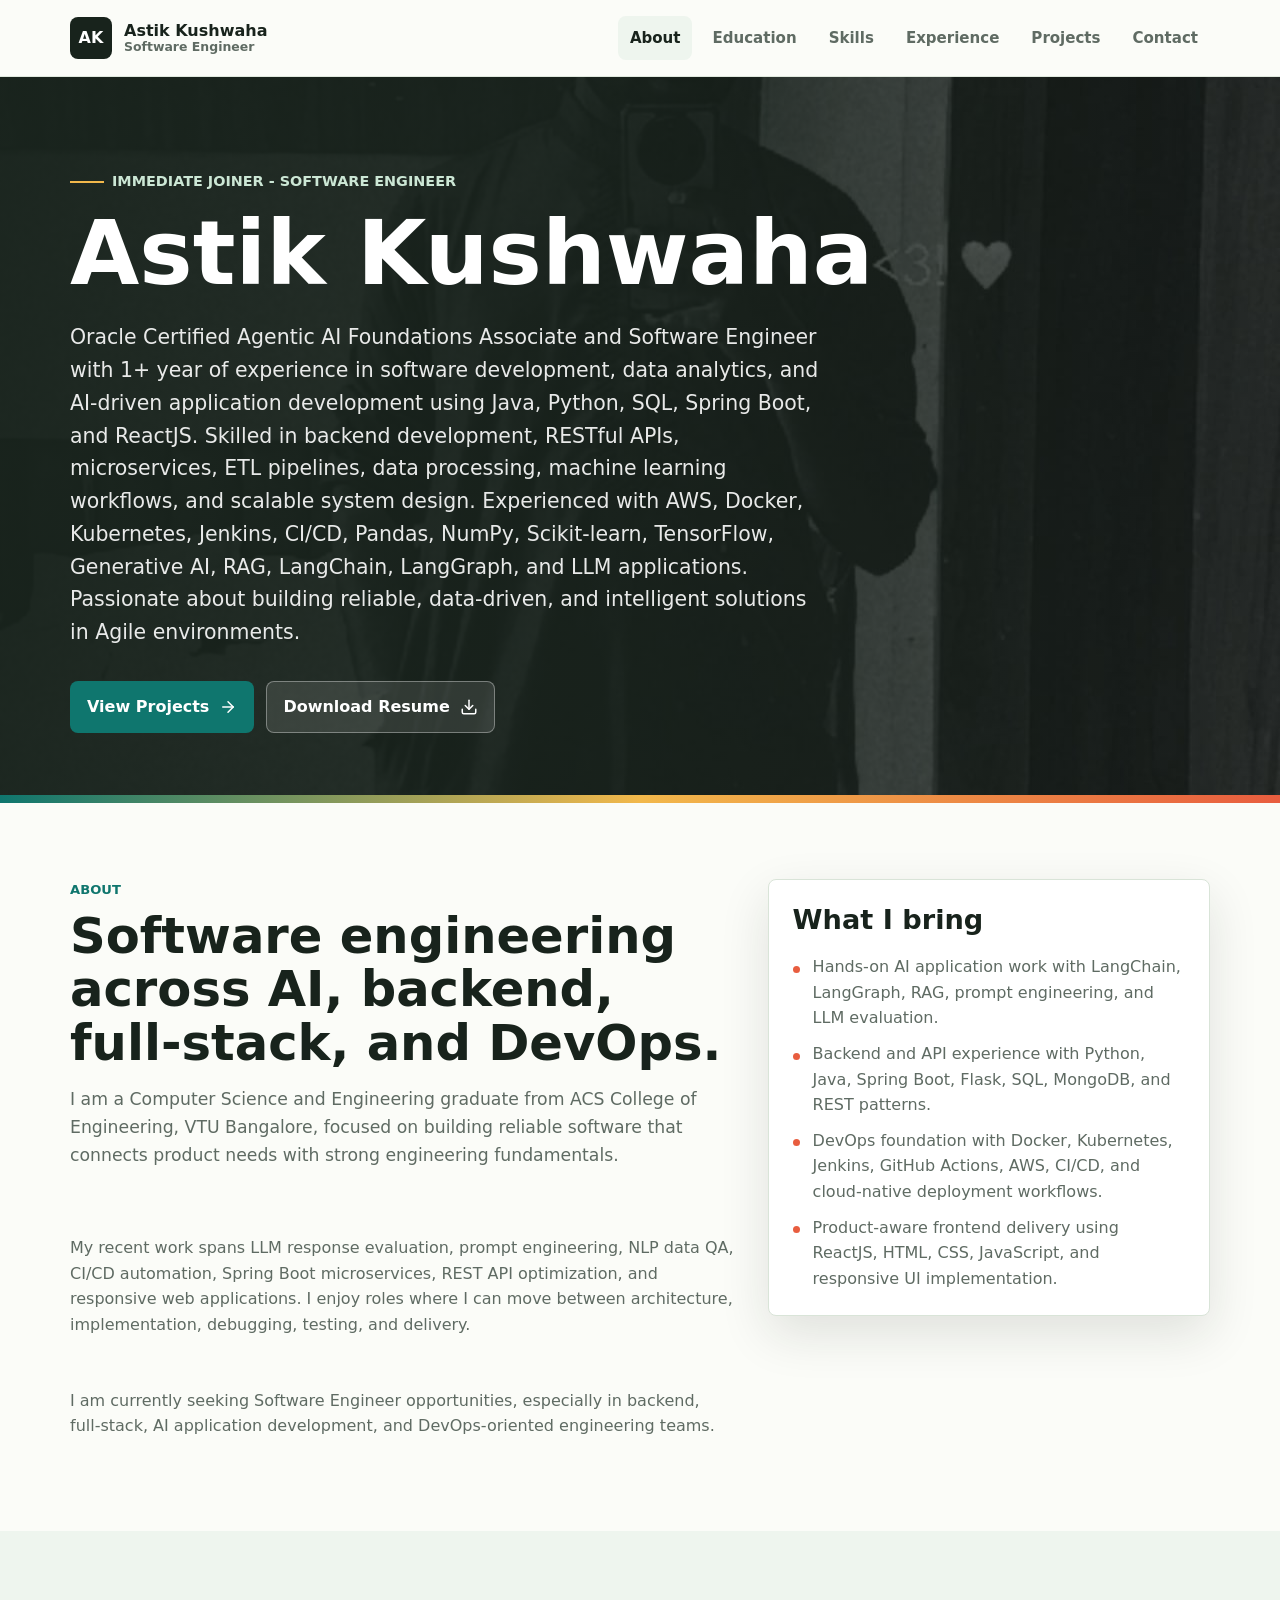
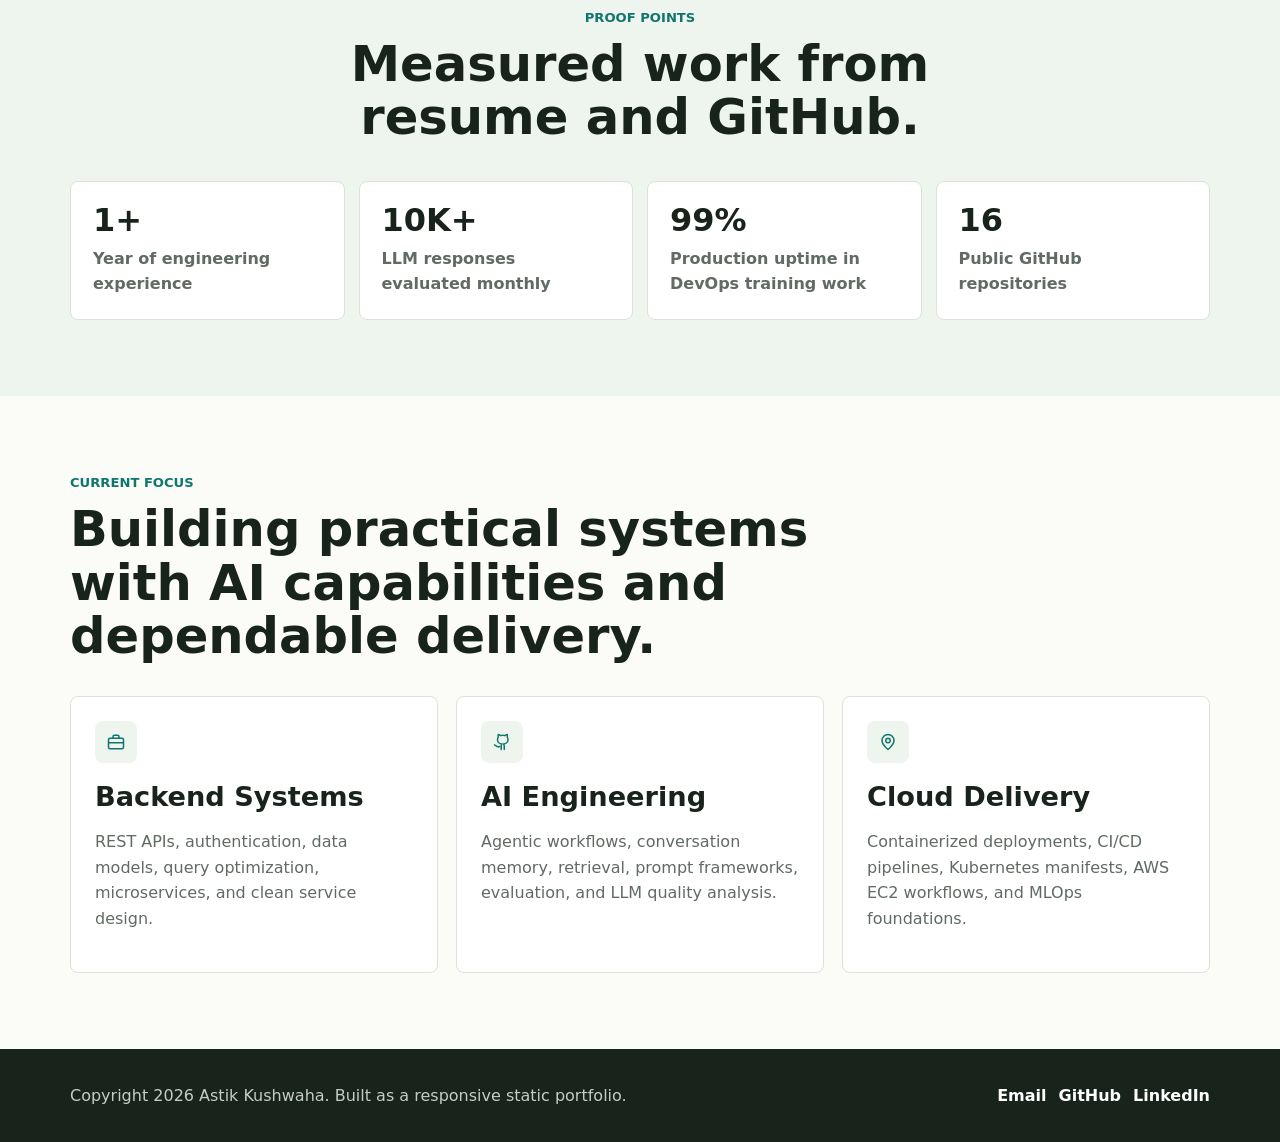
<file: index.html>
<!DOCTYPE html>
<html lang="en">
<head>
  <meta charset="UTF-8">
  <meta name="viewport" content="width=device-width, initial-scale=1.0">
  <meta name="description" content="Astik Kushwaha - software engineer portfolio covering AI, backend, full-stack development, DevOps, projects, education, and contact details.">
  <title>Astik Kushwaha | Portfolio</title>
  <link rel="stylesheet" href="assets/css/styles.css">
</head>
<body>
  <a class="skip-link" href="#main">Skip to content</a>

  <header class="site-header">
    <div class="nav-wrap">
      <a class="brand" href="index.html" aria-label="Astik Kushwaha home">
        <span class="brand-mark">AK</span>
        <span class="brand-text">Astik Kushwaha <span>Software Engineer</span></span>
      </a>
      <button class="nav-toggle" type="button" aria-label="Toggle navigation" aria-expanded="false">
        <span></span>
        <span></span>
        <span></span>
      </button>
      <nav class="site-nav" aria-label="Primary navigation">
        <a class="active" href="index.html">About</a>
        <a href="education.html">Education</a>
        <a href="skills.html">Skills</a>
        <a href="experience.html">Experience</a>
        <a href="projects.html">Projects</a>
        <a href="contact.html">Contact</a>
      </nav>
    </div>
  </header>

  <main id="main">
    <section class="hero">
      <div class="hero-content">
        <p class="eyebrow">Immediate joiner - Software Engineer</p>
        <h1>Astik Kushwaha</h1>
        <p class="hero-lede">Oracle Certified Agentic AI Foundations Associate and Software Engineer with 1+ year of experience in software development, data analytics, and 
AI-driven application development using Java, Python, SQL, Spring Boot, and ReactJS. Skilled in backend development, RESTful APIs, 
microservices, ETL pipelines, data processing, machine learning workflows, and scalable system design. Experienced with AWS, Docker, 
Kubernetes, Jenkins, CI/CD, Pandas, NumPy, Scikit-learn, TensorFlow, Generative AI, RAG, LangChain, LangGraph, and LLM applications. 
Passionate about building reliable, data-driven, and intelligent solutions in Agile environments.</p>
        <div class="hero-actions">
          <a class="button" href="projects.html">
            View Projects
            <svg class="icon" aria-hidden="true"><use href="assets/img/icons.svg#arrow-right"></use></svg>
          </a>
          <a class="button secondary" href="assets/docs/Astik_Kushwaha_18.pdf" download>
            Download Resume
            <svg class="icon" aria-hidden="true"><use href="assets/img/icons.svg#download"></use></svg>
          </a>
        </div>
      </div>
    </section>

    <section class="section">
      <div class="section-inner about-grid">
        <div class="text-stack reveal">
          <div class="section-head">
            <p class="kicker">About</p>
            <h2>Software engineering across AI, backend, full-stack, and DevOps.</h2>
            <p class="lead">I am a Computer Science and Engineering graduate from ACS College of Engineering, VTU Bangalore, focused on building reliable software that connects product needs with strong engineering fundamentals.</p>
          </div>
          <p>My recent work spans LLM response evaluation, prompt engineering, NLP data QA, CI/CD automation, Spring Boot microservices, REST API optimization, and responsive web applications. I enjoy roles where I can move between architecture, implementation, debugging, testing, and delivery.</p>
          <p>I am currently seeking Software Engineer opportunities, especially in backend, full-stack, AI application development, and DevOps-oriented engineering teams.</p>
        </div>
        <aside class="highlight-panel reveal" aria-label="Portfolio highlights">
          <h3>What I bring</h3>
          <ul>
            <li>Hands-on AI application work with LangChain, LangGraph, RAG, prompt engineering, and LLM evaluation.</li>
            <li>Backend and API experience with Python, Java, Spring Boot, Flask, SQL, MongoDB, and REST patterns.</li>
            <li>DevOps foundation with Docker, Kubernetes, Jenkins, GitHub Actions, AWS, CI/CD, and cloud-native deployment workflows.</li>
            <li>Product-aware frontend delivery using ReactJS, HTML, CSS, JavaScript, and responsive UI implementation.</li>
          </ul>
        </aside>
      </div>
    </section>

    <section class="section alt">
      <div class="section-inner">
        <div class="section-head center reveal">
          <p class="kicker">Proof Points</p>
          <h2>Measured work from resume and GitHub.</h2>
        </div>
        <div class="stat-grid">
          <div class="stat-card reveal">
            <strong>1+</strong>
            <span>Year of engineering experience</span>
          </div>
          <div class="stat-card reveal">
            <strong>10K+</strong>
            <span>LLM responses evaluated monthly</span>
          </div>
          <div class="stat-card reveal">
            <strong>99%</strong>
            <span>Production uptime in DevOps training work</span>
          </div>
          <div class="stat-card reveal">
            <strong>16</strong>
            <span>Public GitHub repositories</span>
          </div>
        </div>
      </div>
    </section>

    <section class="section">
      <div class="section-inner">
        <div class="section-head reveal">
          <p class="kicker">Current Focus</p>
          <h2>Building practical systems with AI capabilities and dependable delivery.</h2>
        </div>
        <div class="info-grid">
          <article class="info-card reveal">
            <span class="mini-icon"><svg class="icon" aria-hidden="true"><use href="assets/img/icons.svg#briefcase"></use></svg></span>
            <h3>Backend Systems</h3>
            <p>REST APIs, authentication, data models, query optimization, microservices, and clean service design.</p>
          </article>
          <article class="info-card reveal">
            <span class="mini-icon"><svg class="icon" aria-hidden="true"><use href="assets/img/icons.svg#github"></use></svg></span>
            <h3>AI Engineering</h3>
            <p>Agentic workflows, conversation memory, retrieval, prompt frameworks, evaluation, and LLM quality analysis.</p>
          </article>
          <article class="info-card reveal">
            <span class="mini-icon"><svg class="icon" aria-hidden="true"><use href="assets/img/icons.svg#map-pin"></use></svg></span>
            <h3>Cloud Delivery</h3>
            <p>Containerized deployments, CI/CD pipelines, Kubernetes manifests, AWS EC2 workflows, and MLOps foundations.</p>
          </article>
        </div>
      </div>
    </section>
  </main>

  <footer class="site-footer">
    <div class="footer-inner">
      <p>Copyright 2026 Astik Kushwaha. Built as a responsive static portfolio.</p>
      <div class="footer-links" aria-label="Footer links">
        <a href="mailto:astikkushwaha30@gmail.com">Email</a>
        <a href="https://github.com/Astik1804/" target="_blank" rel="noreferrer">GitHub</a>
        <a href="https://www.linkedin.com/in/astik-kushwaha-82735526b/" target="_blank" rel="noreferrer">LinkedIn</a>
      </div>
    </div>
  </footer>

  <script src="assets/js/main.js"></script>
</body>
</html>
</file>
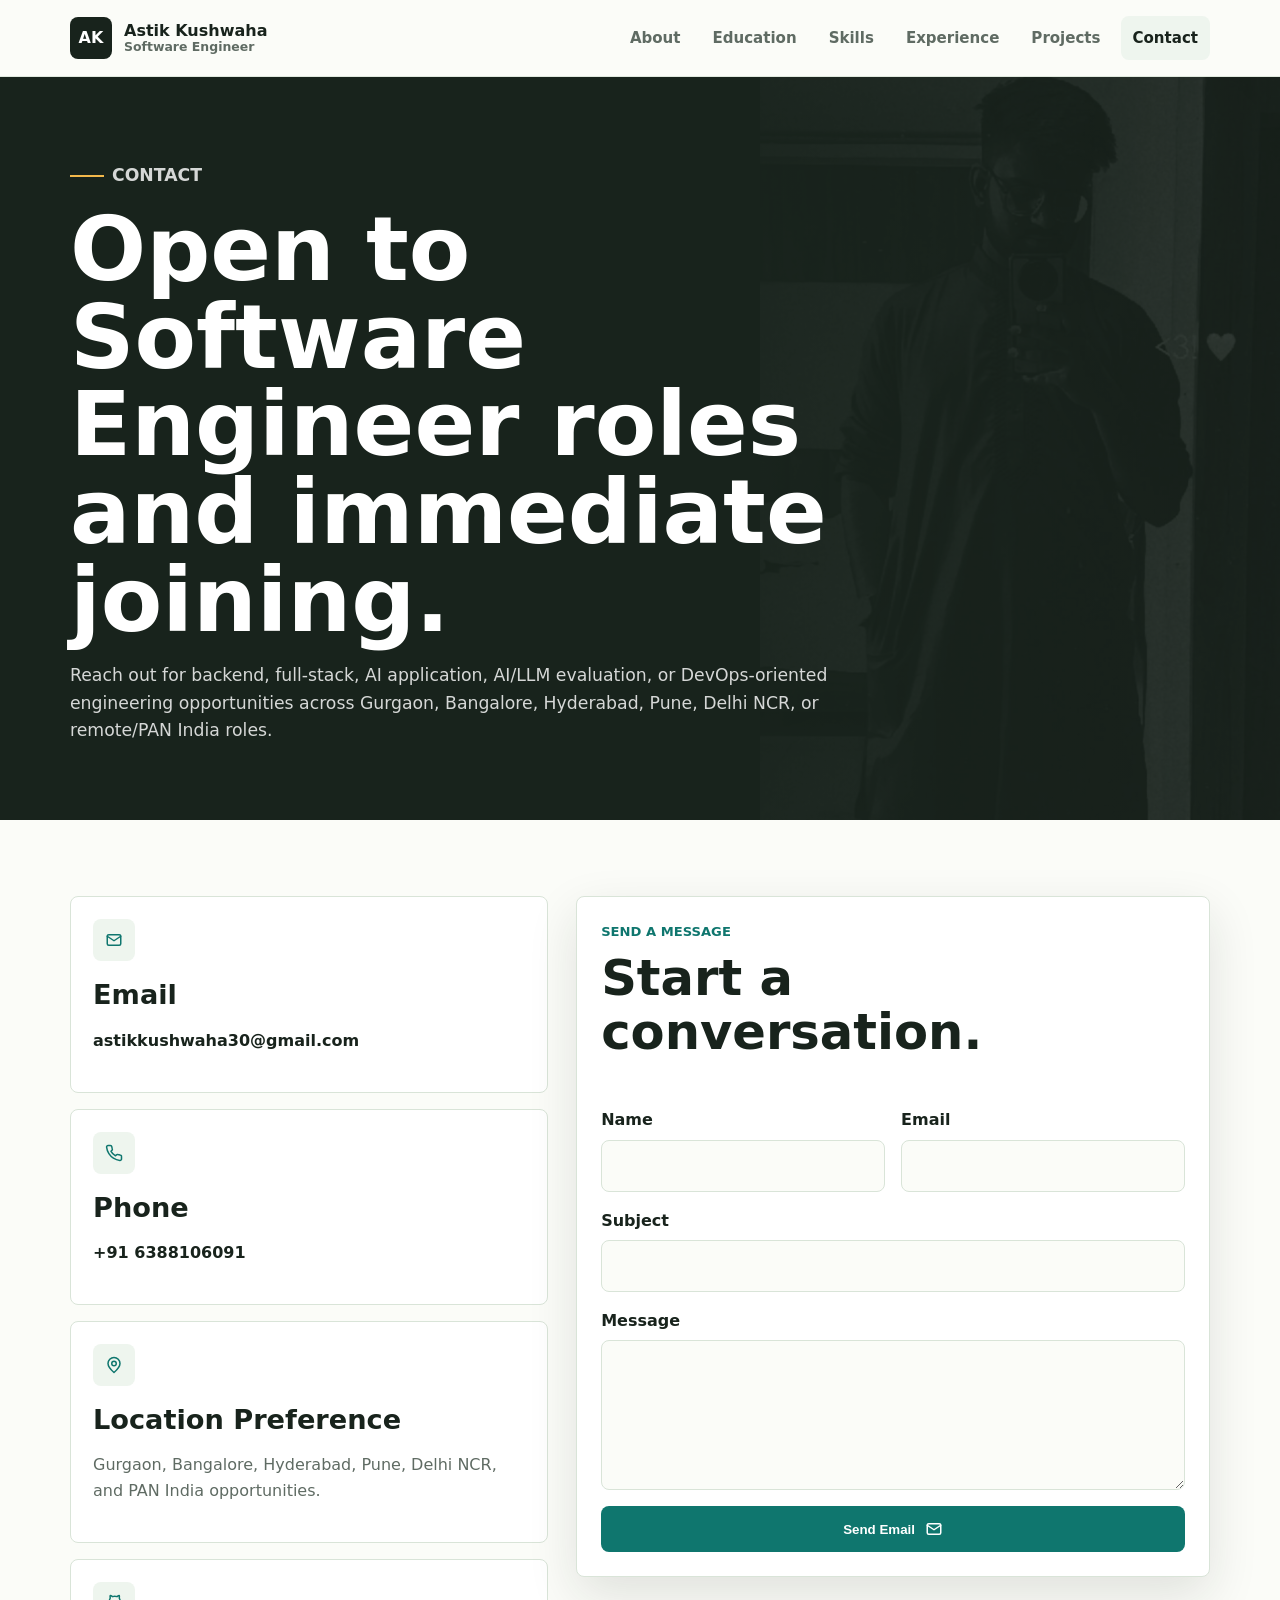
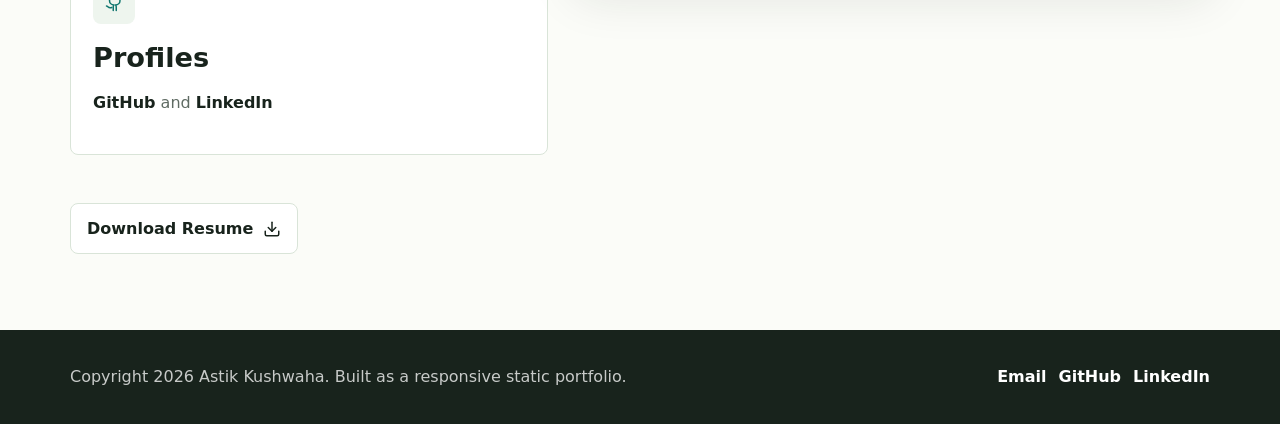
<file: contact.html>
<!DOCTYPE html>
<html lang="en">
<head>
  <meta charset="UTF-8">
  <meta name="viewport" content="width=device-width, initial-scale=1.0">
  <meta name="description" content="Contact Astik Kushwaha for software engineer, backend, full-stack, AI, or DevOps roles.">
  <title>Contact | Astik Kushwaha</title>
  <link rel="stylesheet" href="assets/css/styles.css">
</head>
<body>
  <a class="skip-link" href="#main">Skip to content</a>

  <header class="site-header">
    <div class="nav-wrap">
      <a class="brand" href="index.html" aria-label="Astik Kushwaha home">
        <span class="brand-mark">AK</span>
        <span class="brand-text">Astik Kushwaha <span>Software Engineer</span></span>
      </a>
      <button class="nav-toggle" type="button" aria-label="Toggle navigation" aria-expanded="false">
        <span></span>
        <span></span>
        <span></span>
      </button>
      <nav class="site-nav" aria-label="Primary navigation">
        <a href="index.html">About</a>
        <a href="education.html">Education</a>
        <a href="skills.html">Skills</a>
        <a href="experience.html">Experience</a>
        <a href="projects.html">Projects</a>
        <a class="active" href="contact.html">Contact</a>
      </nav>
    </div>
  </header>

  <main id="main">
    <section class="page-hero">
      <div class="section-inner">
        <p class="eyebrow">Contact</p>
        <h1>Open to Software Engineer roles and immediate joining.</h1>
        <p>Reach out for backend, full-stack, AI application, AI/LLM evaluation, or DevOps-oriented engineering opportunities across Gurgaon, Bangalore, Hyderabad, Pune, Delhi NCR, or remote/PAN India roles.</p>
      </div>
    </section>

    <section class="section">
      <div class="section-inner contact-layout">
        <div class="contact-stack">
          <article class="contact-card reveal">
            <span class="mini-icon"><svg class="icon" aria-hidden="true"><use href="assets/img/icons.svg#mail"></use></svg></span>
            <h3>Email</h3>
            <p><a href="mailto:astikkushwaha30@gmail.com">astikkushwaha30@gmail.com</a></p>
          </article>
          <article class="contact-card reveal">
            <span class="mini-icon"><svg class="icon" aria-hidden="true"><use href="assets/img/icons.svg#phone"></use></svg></span>
            <h3>Phone</h3>
            <p><a href="tel:+916388106091">+91 6388106091</a></p>
          </article>
          <article class="contact-card reveal">
            <span class="mini-icon"><svg class="icon" aria-hidden="true"><use href="assets/img/icons.svg#map-pin"></use></svg></span>
            <h3>Location Preference</h3>
            <p>Gurgaon, Bangalore, Hyderabad, Pune, Delhi NCR, and PAN India opportunities.</p>
          </article>
          <article class="contact-card reveal">
            <span class="mini-icon"><svg class="icon" aria-hidden="true"><use href="assets/img/icons.svg#github"></use></svg></span>
            <h3>Profiles</h3>
            <p><a href="https://github.com/Astik1804/" target="_blank" rel="noreferrer">GitHub</a> and <a href="https://www.linkedin.com/in/astik-kushwaha-82735526b/" target="_blank" rel="noreferrer">LinkedIn</a></p>
          </article>
          <div class="contact-actions reveal">
            <a class="button light" href="assets/docs/Astik_Kushwaha_Resume.pdf" download>
              Download Resume
              <svg class="icon" aria-hidden="true"><use href="assets/img/icons.svg#download"></use></svg>
            </a>
          </div>
        </div>

        <form class="contact-form reveal" id="contact-form">
          <div class="section-head">
            <p class="kicker">Send a Message</p>
            <h2>Start a conversation.</h2>
          </div>
          <div class="field-grid">
            <label>
              Name
              <input type="text" name="name" autocomplete="name" required>
            </label>
            <label>
              Email
              <input type="email" name="email" autocomplete="email" required>
            </label>
          </div>
          <label>
            Subject
            <input type="text" name="subject" required>
          </label>
          <label>
            Message
            <textarea name="message" required></textarea>
          </label>
          <button class="button" type="submit">
            Send Email
            <svg class="icon" aria-hidden="true"><use href="assets/img/icons.svg#mail"></use></svg>
          </button>
        </form>
      </div>
    </section>
  </main>

  <footer class="site-footer">
    <div class="footer-inner">
      <p>Copyright 2026 Astik Kushwaha. Built as a responsive static portfolio.</p>
      <div class="footer-links" aria-label="Footer links">
        <a href="mailto:astikkushwaha30@gmail.com">Email</a>
        <a href="https://github.com/Astik1804/" target="_blank" rel="noreferrer">GitHub</a>
        <a href="https://www.linkedin.com/in/astik-kushwaha-82735526b/" target="_blank" rel="noreferrer">LinkedIn</a>
      </div>
    </div>
  </footer>

  <script src="assets/js/main.js"></script>
</body>
</html>
</file>
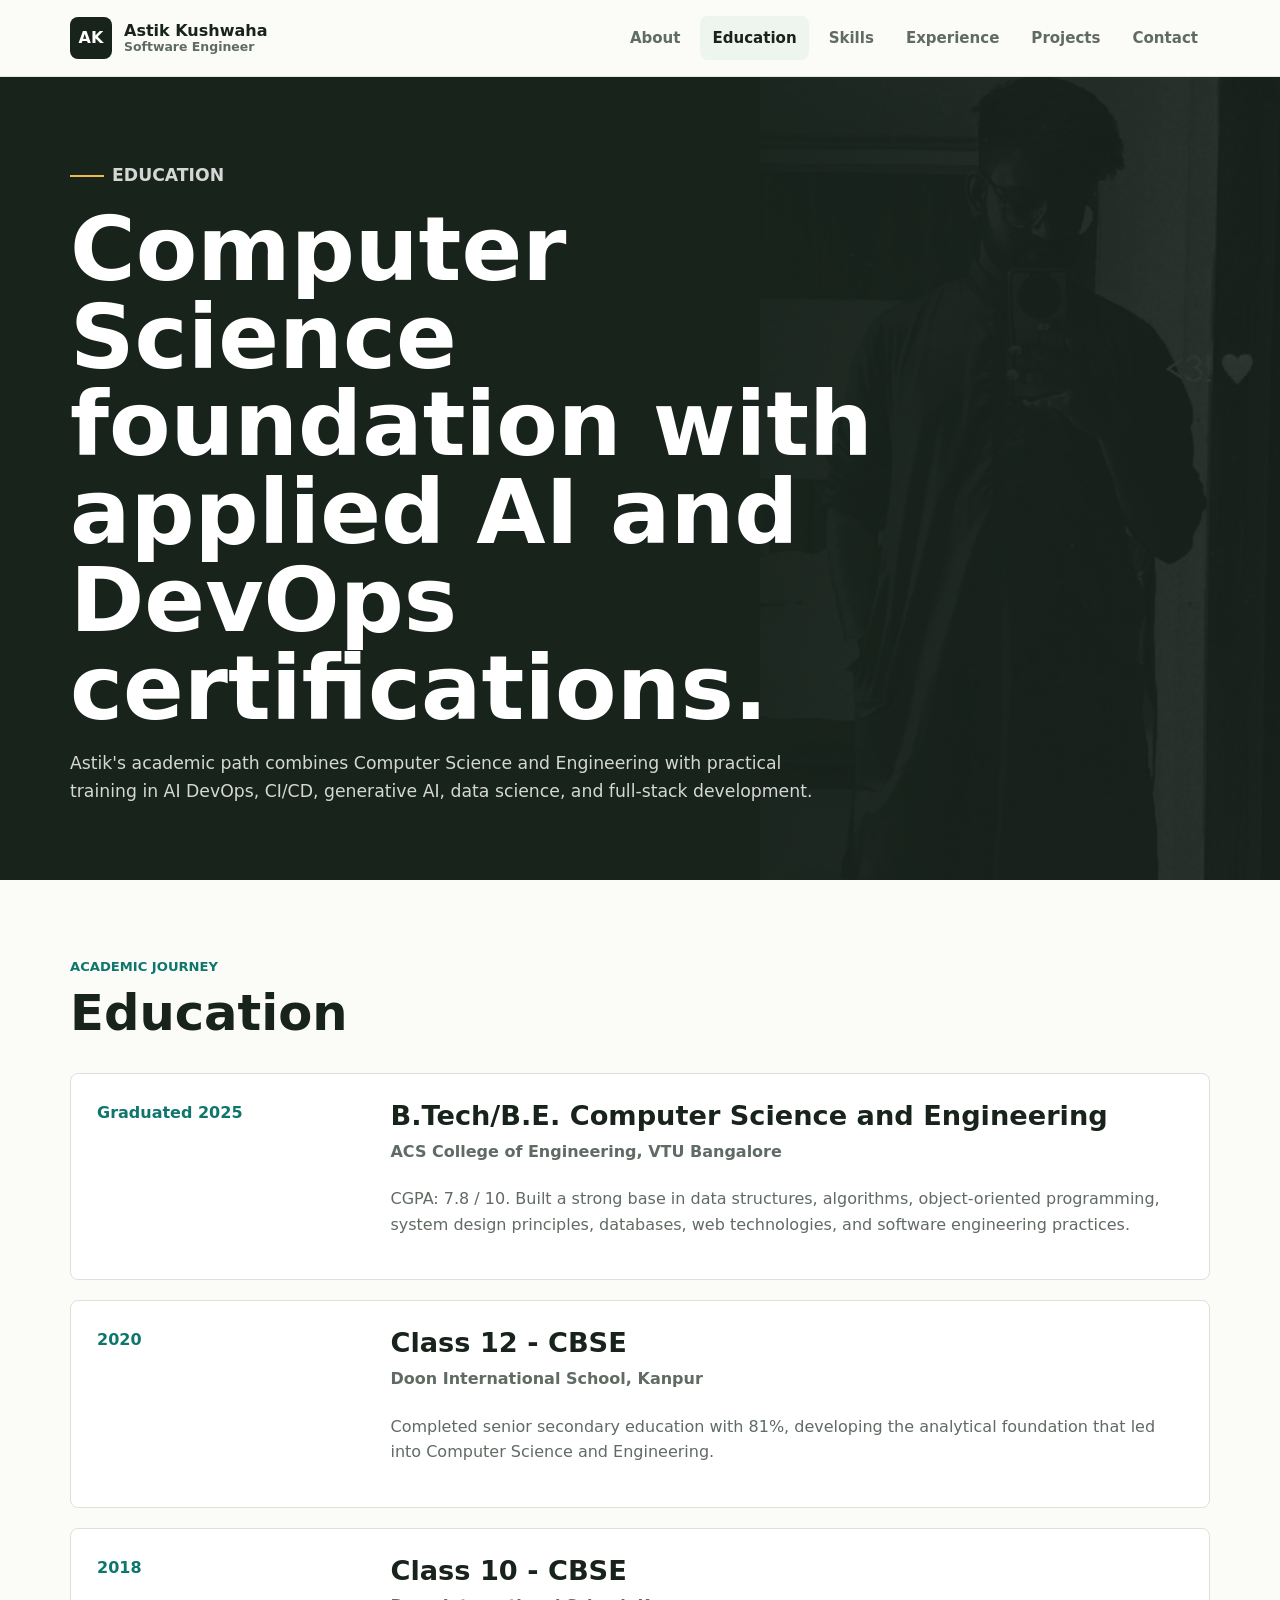
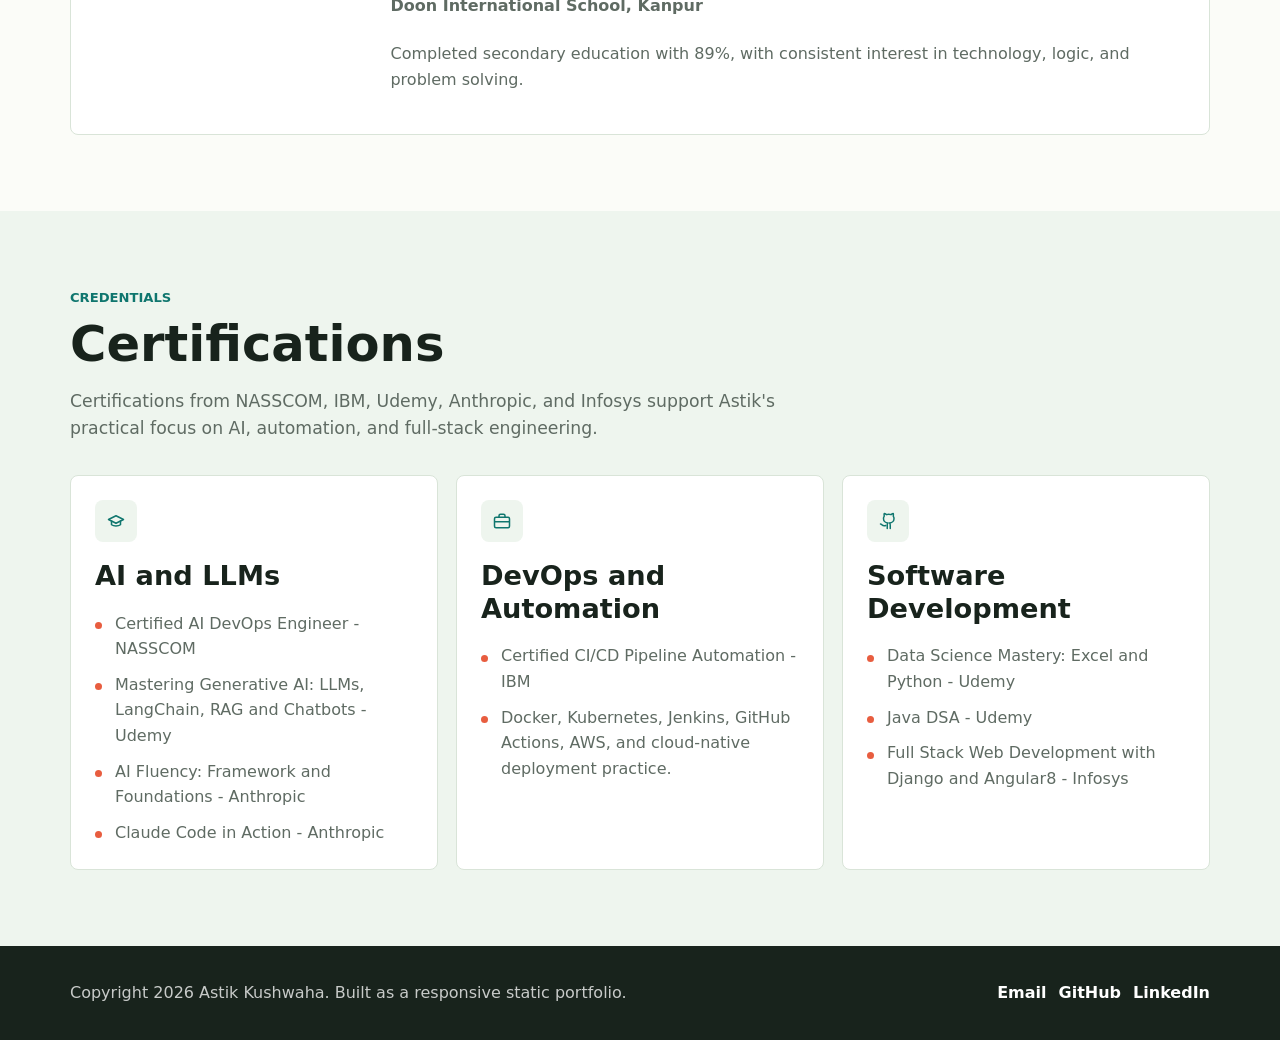
<file: education.html>
<!DOCTYPE html>
<html lang="en">
<head>
  <meta charset="UTF-8">
  <meta name="viewport" content="width=device-width, initial-scale=1.0">
  <meta name="description" content="Education and certifications for Astik Kushwaha.">
  <title>Education | Astik Kushwaha</title>
  <link rel="stylesheet" href="assets/css/styles.css">
</head>
<body>
  <a class="skip-link" href="#main">Skip to content</a>

  <header class="site-header">
    <div class="nav-wrap">
      <a class="brand" href="index.html" aria-label="Astik Kushwaha home">
        <span class="brand-mark">AK</span>
        <span class="brand-text">Astik Kushwaha <span>Software Engineer</span></span>
      </a>
      <button class="nav-toggle" type="button" aria-label="Toggle navigation" aria-expanded="false">
        <span></span>
        <span></span>
        <span></span>
      </button>
      <nav class="site-nav" aria-label="Primary navigation">
        <a href="index.html">About</a>
        <a class="active" href="education.html">Education</a>
        <a href="skills.html">Skills</a>
        <a href="experience.html">Experience</a>
        <a href="projects.html">Projects</a>
        <a href="contact.html">Contact</a>
      </nav>
    </div>
  </header>

  <main id="main">
    <section class="page-hero">
      <div class="section-inner">
        <p class="eyebrow">Education</p>
        <h1>Computer Science foundation with applied AI and DevOps certifications.</h1>
        <p>Astik's academic path combines Computer Science and Engineering with practical training in AI DevOps, CI/CD, generative AI, data science, and full-stack development.</p>
      </div>
    </section>

    <section class="section">
      <div class="section-inner">
        <div class="section-head reveal">
          <p class="kicker">Academic Journey</p>
          <h2>Education</h2>
        </div>
        <div class="timeline">
          <article class="timeline-card reveal">
            <div class="timeline-meta">Graduated 2025</div>
            <div class="timeline-role">
              <h3>B.Tech/B.E. Computer Science and Engineering</h3>
              <span>ACS College of Engineering, VTU Bangalore</span>
              <p>CGPA: 7.8 / 10. Built a strong base in data structures, algorithms, object-oriented programming, system design principles, databases, web technologies, and software engineering practices.</p>
            </div>
          </article>
          <article class="timeline-card reveal">
            <div class="timeline-meta">2020</div>
            <div class="timeline-role">
              <h3>Class 12 - CBSE</h3>
              <span>Doon International School, Kanpur</span>
              <p>Completed senior secondary education with 81%, developing the analytical foundation that led into Computer Science and Engineering.</p>
            </div>
          </article>
          <article class="timeline-card reveal">
            <div class="timeline-meta">2018</div>
            <div class="timeline-role">
              <h3>Class 10 - CBSE</h3>
              <span>Doon International School, Kanpur</span>
              <p>Completed secondary education with 89%, with consistent interest in technology, logic, and problem solving.</p>
            </div>
          </article>
        </div>
      </div>
    </section>

    <section class="section alt">
      <div class="section-inner">
        <div class="section-head reveal">
          <p class="kicker">Credentials</p>
          <h2>Certifications</h2>
          <p class="lead">Certifications from NASSCOM, IBM, Udemy, Anthropic, and Infosys support Astik's practical focus on AI, automation, and full-stack engineering.</p>
        </div>
        <div class="info-grid">
          <article class="info-card reveal">
            <span class="mini-icon"><svg class="icon" aria-hidden="true"><use href="assets/img/icons.svg#graduation"></use></svg></span>
            <h3>AI and LLMs</h3>
            <ul class="credential-list">
              <li>Certified AI DevOps Engineer - NASSCOM</li>
              <li>Mastering Generative AI: LLMs, LangChain, RAG and Chatbots - Udemy</li>
              <li>AI Fluency: Framework and Foundations - Anthropic</li>
              <li>Claude Code in Action - Anthropic</li>
            </ul>
          </article>
          <article class="info-card reveal">
            <span class="mini-icon"><svg class="icon" aria-hidden="true"><use href="assets/img/icons.svg#briefcase"></use></svg></span>
            <h3>DevOps and Automation</h3>
            <ul class="credential-list">
              <li>Certified CI/CD Pipeline Automation - IBM</li>
              <li>Docker, Kubernetes, Jenkins, GitHub Actions, AWS, and cloud-native deployment practice.</li>
            </ul>
          </article>
          <article class="info-card reveal">
            <span class="mini-icon"><svg class="icon" aria-hidden="true"><use href="assets/img/icons.svg#github"></use></svg></span>
            <h3>Software Development</h3>
            <ul class="credential-list">
              <li>Data Science Mastery: Excel and Python - Udemy</li>
              <li>Java DSA - Udemy</li>
              <li>Full Stack Web Development with Django and Angular8 - Infosys</li>
            </ul>
          </article>
        </div>
      </div>
    </section>
  </main>

  <footer class="site-footer">
    <div class="footer-inner">
      <p>Copyright 2026 Astik Kushwaha. Built as a responsive static portfolio.</p>
      <div class="footer-links" aria-label="Footer links">
        <a href="mailto:astikkushwaha30@gmail.com">Email</a>
        <a href="https://github.com/Astik1804/" target="_blank" rel="noreferrer">GitHub</a>
        <a href="https://www.linkedin.com/in/astik-kushwaha-82735526b/" target="_blank" rel="noreferrer">LinkedIn</a>
      </div>
    </div>
  </footer>

  <script src="assets/js/main.js"></script>
</body>
</html>
</file>
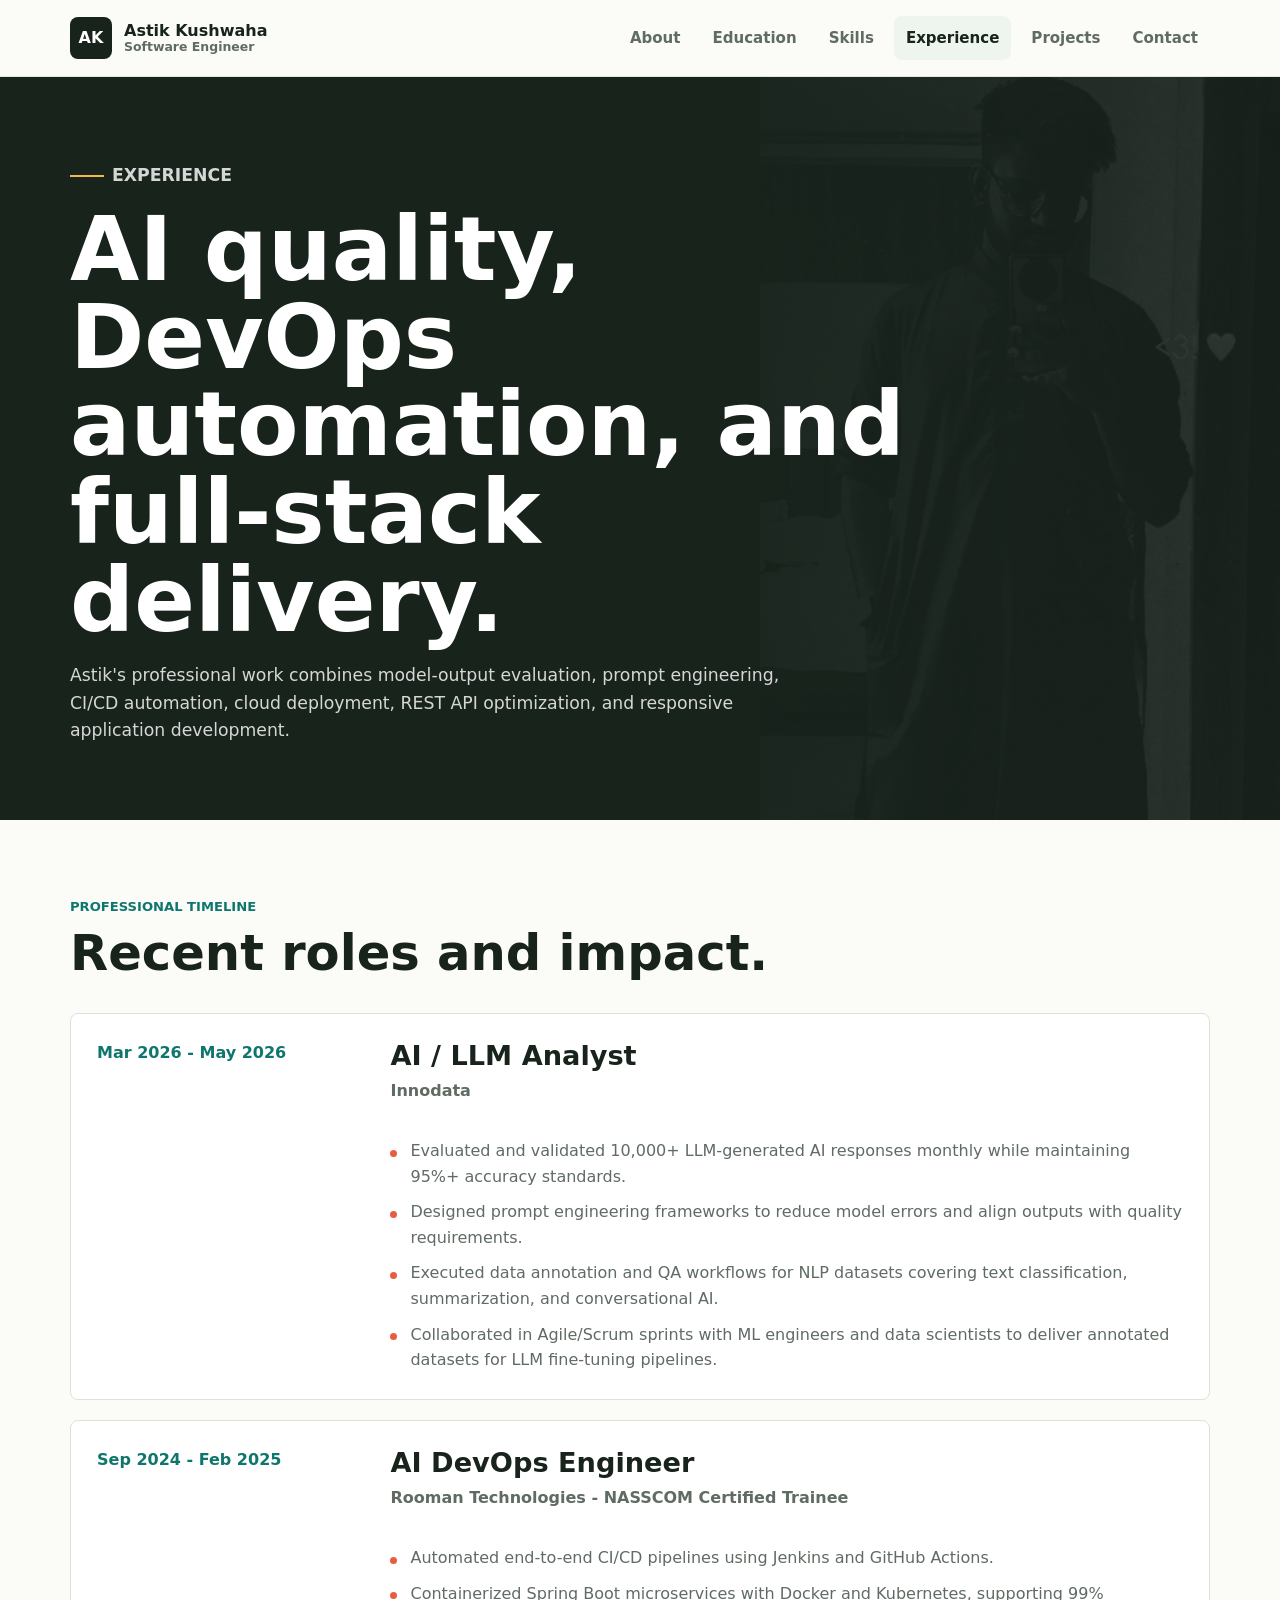
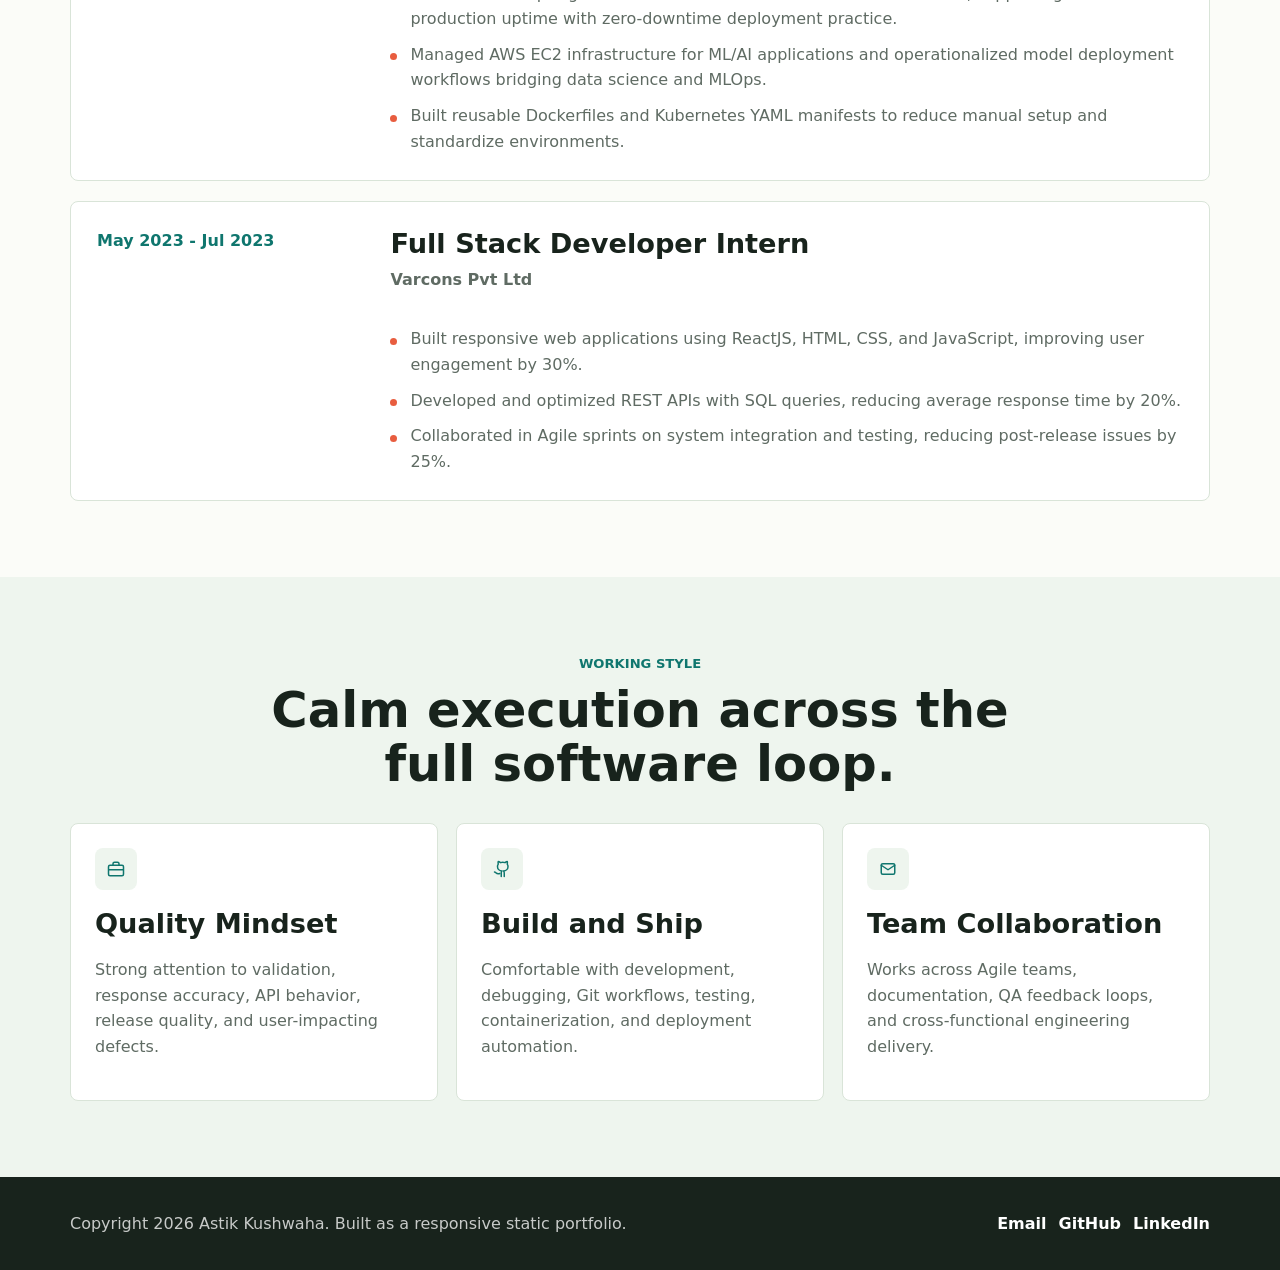
<file: experience.html>
<!DOCTYPE html>
<html lang="en">
<head>
  <meta charset="UTF-8">
  <meta name="viewport" content="width=device-width, initial-scale=1.0">
  <meta name="description" content="Professional experience for Astik Kushwaha including AI analysis, AI DevOps, and full-stack development internships.">
  <title>Experience | Astik Kushwaha</title>
  <link rel="stylesheet" href="assets/css/styles.css">
</head>
<body>
  <a class="skip-link" href="#main">Skip to content</a>

  <header class="site-header">
    <div class="nav-wrap">
      <a class="brand" href="index.html" aria-label="Astik Kushwaha home">
        <span class="brand-mark">AK</span>
        <span class="brand-text">Astik Kushwaha <span>Software Engineer</span></span>
      </a>
      <button class="nav-toggle" type="button" aria-label="Toggle navigation" aria-expanded="false">
        <span></span>
        <span></span>
        <span></span>
      </button>
      <nav class="site-nav" aria-label="Primary navigation">
        <a href="index.html">About</a>
        <a href="education.html">Education</a>
        <a href="skills.html">Skills</a>
        <a class="active" href="experience.html">Experience</a>
        <a href="projects.html">Projects</a>
        <a href="contact.html">Contact</a>
      </nav>
    </div>
  </header>

  <main id="main">
    <section class="page-hero">
      <div class="section-inner">
        <p class="eyebrow">Experience</p>
        <h1>AI quality, DevOps automation, and full-stack delivery.</h1>
        <p>Astik's professional work combines model-output evaluation, prompt engineering, CI/CD automation, cloud deployment, REST API optimization, and responsive application development.</p>
      </div>
    </section>

    <section class="section">
      <div class="section-inner">
        <div class="section-head reveal">
          <p class="kicker">Professional Timeline</p>
          <h2>Recent roles and impact.</h2>
        </div>
        <div class="timeline">
          <article class="timeline-card reveal">
            <div class="timeline-meta">Mar 2026 - May 2026</div>
            <div class="timeline-role">
              <h3>AI / LLM Analyst</h3>
              <span>Innodata</span>
              <ul>
                <li>Evaluated and validated 10,000+ LLM-generated AI responses monthly while maintaining 95%+ accuracy standards.</li>
                <li>Designed prompt engineering frameworks to reduce model errors and align outputs with quality requirements.</li>
                <li>Executed data annotation and QA workflows for NLP datasets covering text classification, summarization, and conversational AI.</li>
                <li>Collaborated in Agile/Scrum sprints with ML engineers and data scientists to deliver annotated datasets for LLM fine-tuning pipelines.</li>
              </ul>
            </div>
          </article>

          <article class="timeline-card reveal">
            <div class="timeline-meta">Sep 2024 - Feb 2025</div>
            <div class="timeline-role">
              <h3>AI DevOps Engineer</h3>
              <span>Rooman Technologies - NASSCOM Certified Trainee</span>
              <ul>
                <li>Automated end-to-end CI/CD pipelines using Jenkins and GitHub Actions.</li>
                <li>Containerized Spring Boot microservices with Docker and Kubernetes, supporting 99% production uptime with zero-downtime deployment practice.</li>
                <li>Managed AWS EC2 infrastructure for ML/AI applications and operationalized model deployment workflows bridging data science and MLOps.</li>
                <li>Built reusable Dockerfiles and Kubernetes YAML manifests to reduce manual setup and standardize environments.</li>
              </ul>
            </div>
          </article>

          <article class="timeline-card reveal">
            <div class="timeline-meta">May 2023 - Jul 2023</div>
            <div class="timeline-role">
              <h3>Full Stack Developer Intern</h3>
              <span>Varcons Pvt Ltd</span>
              <ul>
                <li>Built responsive web applications using ReactJS, HTML, CSS, and JavaScript, improving user engagement by 30%.</li>
                <li>Developed and optimized REST APIs with SQL queries, reducing average response time by 20%.</li>
                <li>Collaborated in Agile sprints on system integration and testing, reducing post-release issues by 25%.</li>
              </ul>
            </div>
          </article>
        </div>
      </div>
    </section>

    <section class="section alt">
      <div class="section-inner">
        <div class="section-head center reveal">
          <p class="kicker">Working Style</p>
          <h2>Calm execution across the full software loop.</h2>
        </div>
        <div class="info-grid">
          <article class="info-card reveal">
            <span class="mini-icon"><svg class="icon" aria-hidden="true"><use href="assets/img/icons.svg#briefcase"></use></svg></span>
            <h3>Quality Mindset</h3>
            <p>Strong attention to validation, response accuracy, API behavior, release quality, and user-impacting defects.</p>
          </article>
          <article class="info-card reveal">
            <span class="mini-icon"><svg class="icon" aria-hidden="true"><use href="assets/img/icons.svg#github"></use></svg></span>
            <h3>Build and Ship</h3>
            <p>Comfortable with development, debugging, Git workflows, testing, containerization, and deployment automation.</p>
          </article>
          <article class="info-card reveal">
            <span class="mini-icon"><svg class="icon" aria-hidden="true"><use href="assets/img/icons.svg#mail"></use></svg></span>
            <h3>Team Collaboration</h3>
            <p>Works across Agile teams, documentation, QA feedback loops, and cross-functional engineering delivery.</p>
          </article>
        </div>
      </div>
    </section>
  </main>

  <footer class="site-footer">
    <div class="footer-inner">
      <p>Copyright 2026 Astik Kushwaha. Built as a responsive static portfolio.</p>
      <div class="footer-links" aria-label="Footer links">
        <a href="mailto:astikkushwaha30@gmail.com">Email</a>
        <a href="https://github.com/Astik1804/" target="_blank" rel="noreferrer">GitHub</a>
        <a href="https://www.linkedin.com/in/astik-kushwaha-82735526b/" target="_blank" rel="noreferrer">LinkedIn</a>
      </div>
    </div>
  </footer>

  <script src="assets/js/main.js"></script>
</body>
</html>
</file>
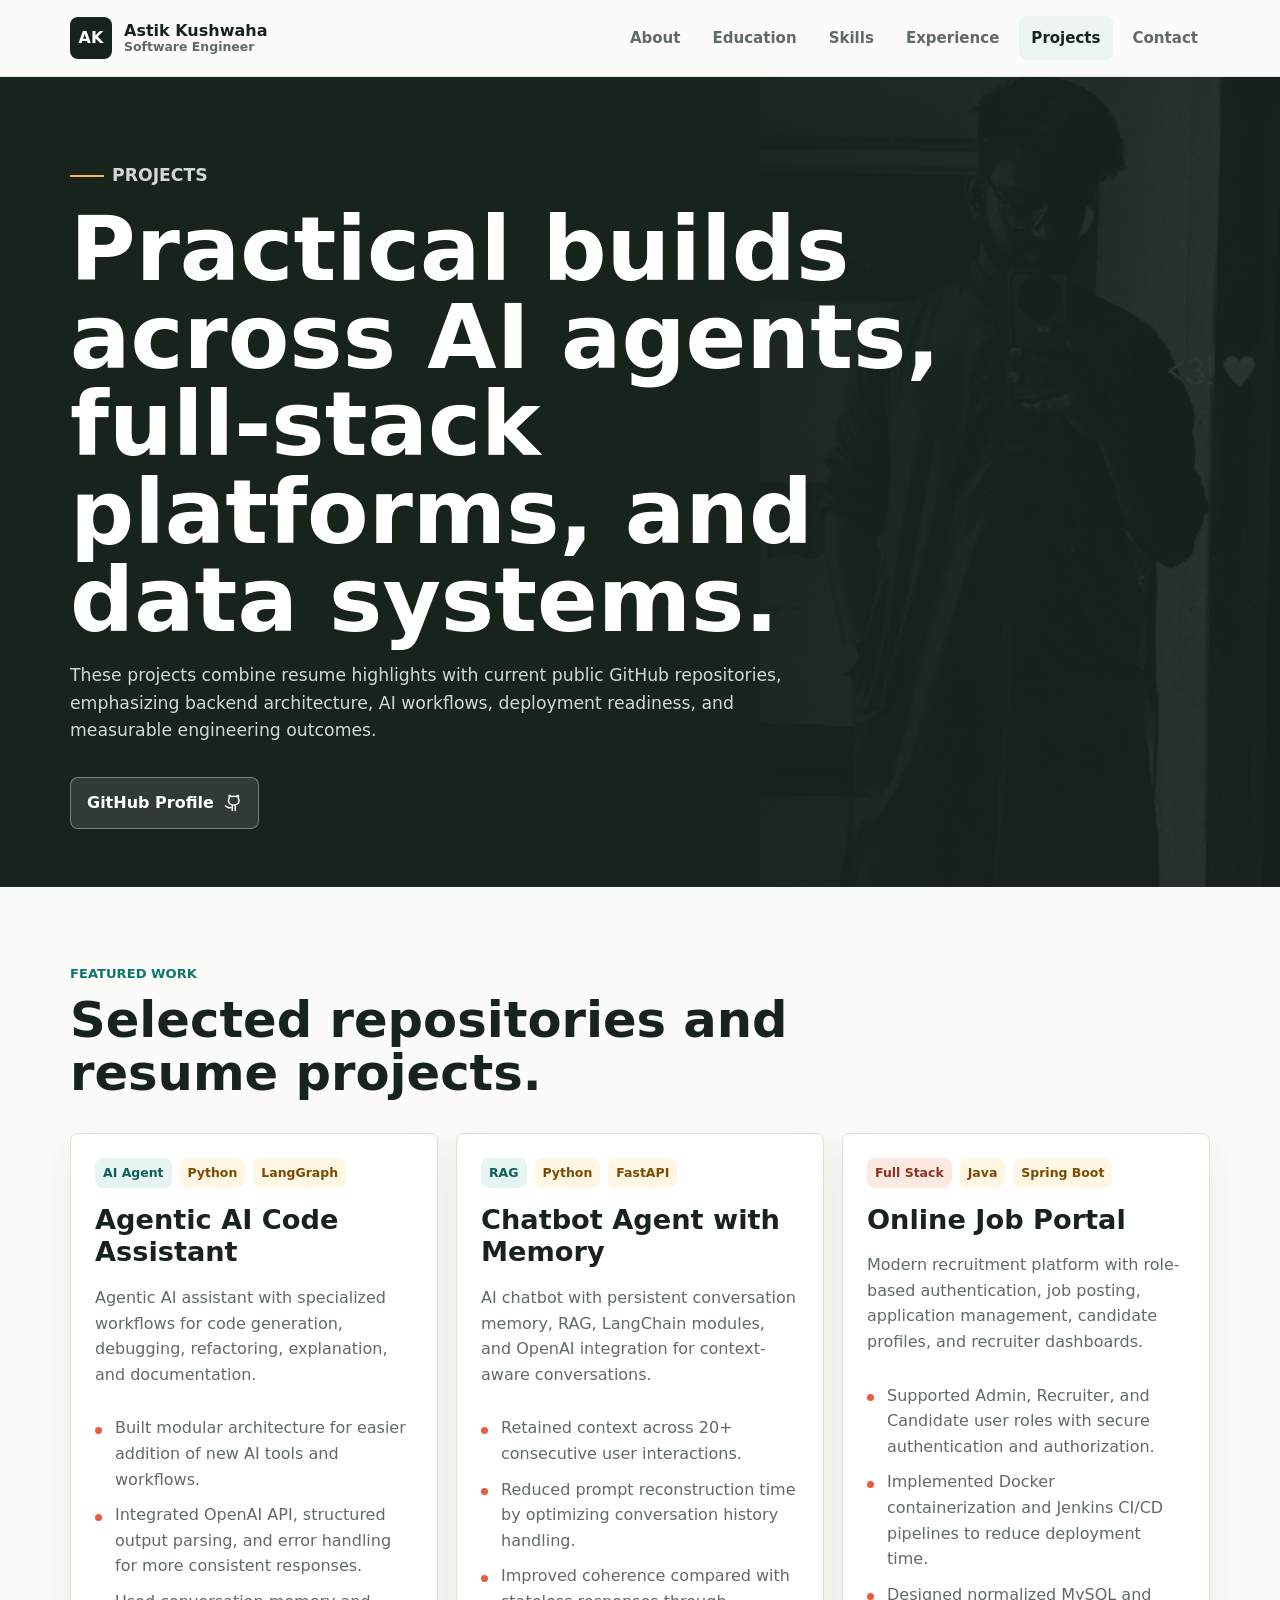
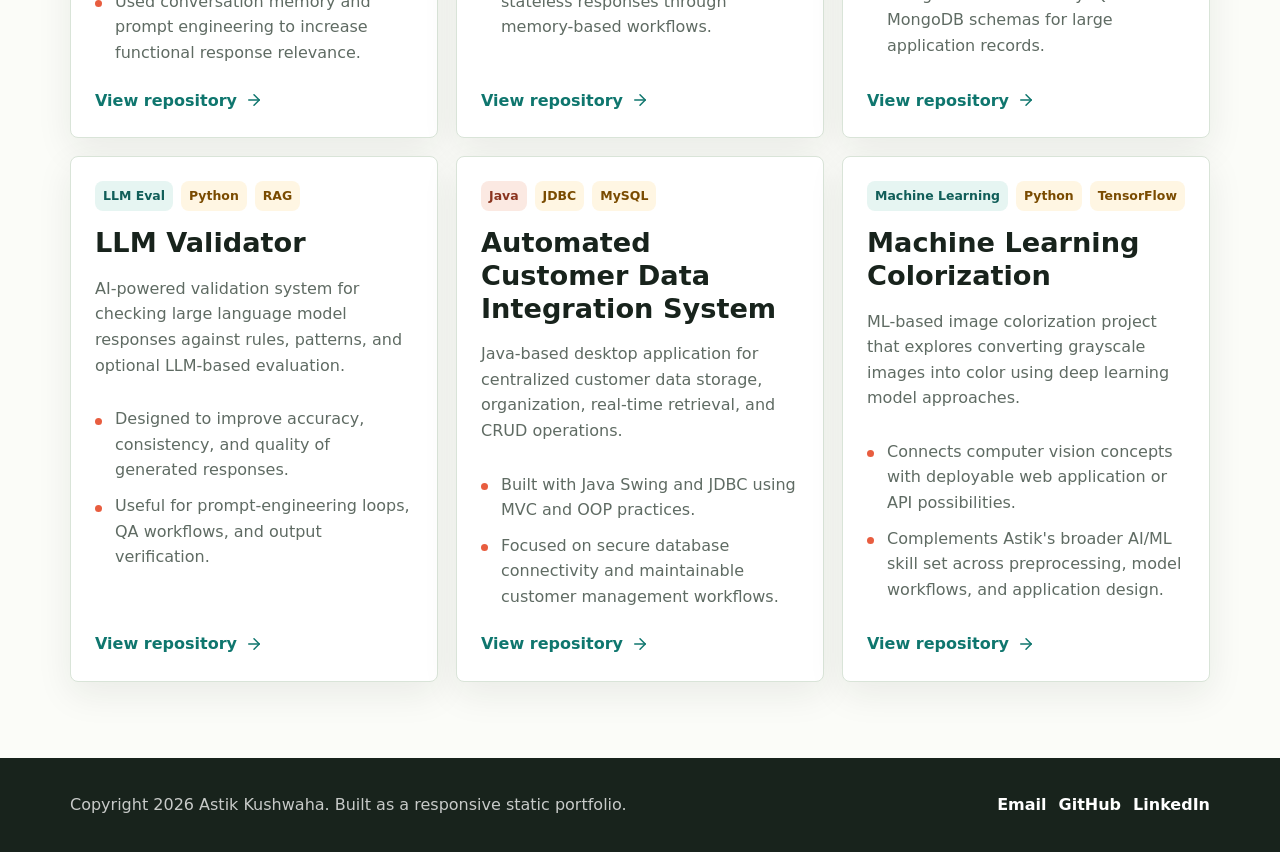
<file: projects.html>
<!DOCTYPE html>
<html lang="en">
<head>
  <meta charset="UTF-8">
  <meta name="viewport" content="width=device-width, initial-scale=1.0">
  <meta name="description" content="Projects by Astik Kushwaha including AI code assistant, chatbot with memory, online job portal, LLM validator, and Java systems.">
  <title>Projects | Astik Kushwaha</title>
  <link rel="stylesheet" href="assets/css/styles.css">
</head>
<body>
  <a class="skip-link" href="#main">Skip to content</a>

  <header class="site-header">
    <div class="nav-wrap">
      <a class="brand" href="index.html" aria-label="Astik Kushwaha home">
        <span class="brand-mark">AK</span>
        <span class="brand-text">Astik Kushwaha <span>Software Engineer</span></span>
      </a>
      <button class="nav-toggle" type="button" aria-label="Toggle navigation" aria-expanded="false">
        <span></span>
        <span></span>
        <span></span>
      </button>
      <nav class="site-nav" aria-label="Primary navigation">
        <a href="index.html">About</a>
        <a href="education.html">Education</a>
        <a href="skills.html">Skills</a>
        <a href="experience.html">Experience</a>
        <a class="active" href="projects.html">Projects</a>
        <a href="contact.html">Contact</a>
      </nav>
    </div>
  </header>

  <main id="main">
    <section class="page-hero">
      <div class="section-inner">
        <p class="eyebrow">Projects</p>
        <h1>Practical builds across AI agents, full-stack platforms, and data systems.</h1>
        <p>These projects combine resume highlights with current public GitHub repositories, emphasizing backend architecture, AI workflows, deployment readiness, and measurable engineering outcomes.</p>
        <div class="page-actions">
          <a class="button secondary" href="https://github.com/Astik1804/" target="_blank" rel="noreferrer">
            GitHub Profile
            <svg class="icon" aria-hidden="true"><use href="assets/img/icons.svg#github"></use></svg>
          </a>
        </div>
      </div>
    </section>

    <section class="section">
      <div class="section-inner">
        <div class="section-head reveal">
          <p class="kicker">Featured Work</p>
          <h2>Selected repositories and resume projects.</h2>
        </div>
        <div class="project-grid">
          <article class="project-card reveal">
            <div class="project-topline">
              <span class="tag ai">AI Agent</span>
              <span class="tag">Python</span>
              <span class="tag">LangGraph</span>
            </div>
            <h3>Agentic AI Code Assistant</h3>
            <p>Agentic AI assistant with specialized workflows for code generation, debugging, refactoring, explanation, and documentation.</p>
            <ul>
              <li>Built modular architecture for easier addition of new AI tools and workflows.</li>
              <li>Integrated OpenAI API, structured output parsing, and error handling for more consistent responses.</li>
              <li>Used conversation memory and prompt engineering to increase functional response relevance.</li>
            </ul>
            <a class="project-link" href="https://github.com/Astik1804/Agentic-AI-Code-Assistant" target="_blank" rel="noreferrer">
              View repository
              <svg class="icon" aria-hidden="true"><use href="assets/img/icons.svg#arrow-right"></use></svg>
            </a>
          </article>

          <article class="project-card reveal">
            <div class="project-topline">
              <span class="tag ai">RAG</span>
              <span class="tag">Python</span>
              <span class="tag">FastAPI</span>
            </div>
            <h3>Chatbot Agent with Memory</h3>
            <p>AI chatbot with persistent conversation memory, RAG, LangChain modules, and OpenAI integration for context-aware conversations.</p>
            <ul>
              <li>Retained context across 20+ consecutive user interactions.</li>
              <li>Reduced prompt reconstruction time by optimizing conversation history handling.</li>
              <li>Improved coherence compared with stateless responses through memory-based workflows.</li>
            </ul>
            <a class="project-link" href="https://github.com/Astik1804/Chatbot-Agent-With-Memory" target="_blank" rel="noreferrer">
              View repository
              <svg class="icon" aria-hidden="true"><use href="assets/img/icons.svg#arrow-right"></use></svg>
            </a>
          </article>

          <article class="project-card reveal">
            <div class="project-topline">
              <span class="tag devops">Full Stack</span>
              <span class="tag">Java</span>
              <span class="tag">Spring Boot</span>
            </div>
            <h3>Online Job Portal</h3>
            <p>Modern recruitment platform with role-based authentication, job posting, application management, candidate profiles, and recruiter dashboards.</p>
            <ul>
              <li>Supported Admin, Recruiter, and Candidate user roles with secure authentication and authorization.</li>
              <li>Implemented Docker containerization and Jenkins CI/CD pipelines to reduce deployment time.</li>
              <li>Designed normalized MySQL and MongoDB schemas for large application records.</li>
            </ul>
            <a class="project-link" href="https://github.com/Astik1804/Online-Job-Portal" target="_blank" rel="noreferrer">
              View repository
              <svg class="icon" aria-hidden="true"><use href="assets/img/icons.svg#arrow-right"></use></svg>
            </a>
          </article>

          <article class="project-card reveal">
            <div class="project-topline">
              <span class="tag ai">LLM Eval</span>
              <span class="tag">Python</span>
              <span class="tag">RAG</span>
            </div>
            <h3>LLM Validator</h3>
            <p>AI-powered validation system for checking large language model responses against rules, patterns, and optional LLM-based evaluation.</p>
            <ul>
              <li>Designed to improve accuracy, consistency, and quality of generated responses.</li>
              <li>Useful for prompt-engineering loops, QA workflows, and output verification.</li>
            </ul>
            <a class="project-link" href="https://github.com/Astik1804/LLM-Validator" target="_blank" rel="noreferrer">
              View repository
              <svg class="icon" aria-hidden="true"><use href="assets/img/icons.svg#arrow-right"></use></svg>
            </a>
          </article>

          <article class="project-card reveal">
            <div class="project-topline">
              <span class="tag devops">Java</span>
              <span class="tag">JDBC</span>
              <span class="tag">MySQL</span>
            </div>
            <h3>Automated Customer Data Integration System</h3>
            <p>Java-based desktop application for centralized customer data storage, organization, real-time retrieval, and CRUD operations.</p>
            <ul>
              <li>Built with Java Swing and JDBC using MVC and OOP practices.</li>
              <li>Focused on secure database connectivity and maintainable customer management workflows.</li>
            </ul>
            <a class="project-link" href="https://github.com/Astik1804/-Automated-Customer-Data-Integration-System" target="_blank" rel="noreferrer">
              View repository
              <svg class="icon" aria-hidden="true"><use href="assets/img/icons.svg#arrow-right"></use></svg>
            </a>
          </article>

          <article class="project-card reveal">
            <div class="project-topline">
              <span class="tag ai">Machine Learning</span>
              <span class="tag">Python</span>
              <span class="tag">TensorFlow</span>
            </div>
            <h3>Machine Learning Colorization</h3>
            <p>ML-based image colorization project that explores converting grayscale images into color using deep learning model approaches.</p>
            <ul>
              <li>Connects computer vision concepts with deployable web application or API possibilities.</li>
              <li>Complements Astik's broader AI/ML skill set across preprocessing, model workflows, and application design.</li>
            </ul>
            <a class="project-link" href="https://github.com/Astik1804/Machine-learning-Based-Colorization-Project" target="_blank" rel="noreferrer">
              View repository
              <svg class="icon" aria-hidden="true"><use href="assets/img/icons.svg#arrow-right"></use></svg>
            </a>
          </article>
        </div>
      </div>
    </section>
  </main>

  <footer class="site-footer">
    <div class="footer-inner">
      <p>Copyright 2026 Astik Kushwaha. Built as a responsive static portfolio.</p>
      <div class="footer-links" aria-label="Footer links">
        <a href="mailto:astikkushwaha30@gmail.com">Email</a>
        <a href="https://github.com/Astik1804/" target="_blank" rel="noreferrer">GitHub</a>
        <a href="https://www.linkedin.com/in/astik-kushwaha-82735526b/" target="_blank" rel="noreferrer">LinkedIn</a>
      </div>
    </div>
  </footer>

  <script src="assets/js/main.js"></script>
</body>
</html>
</file>
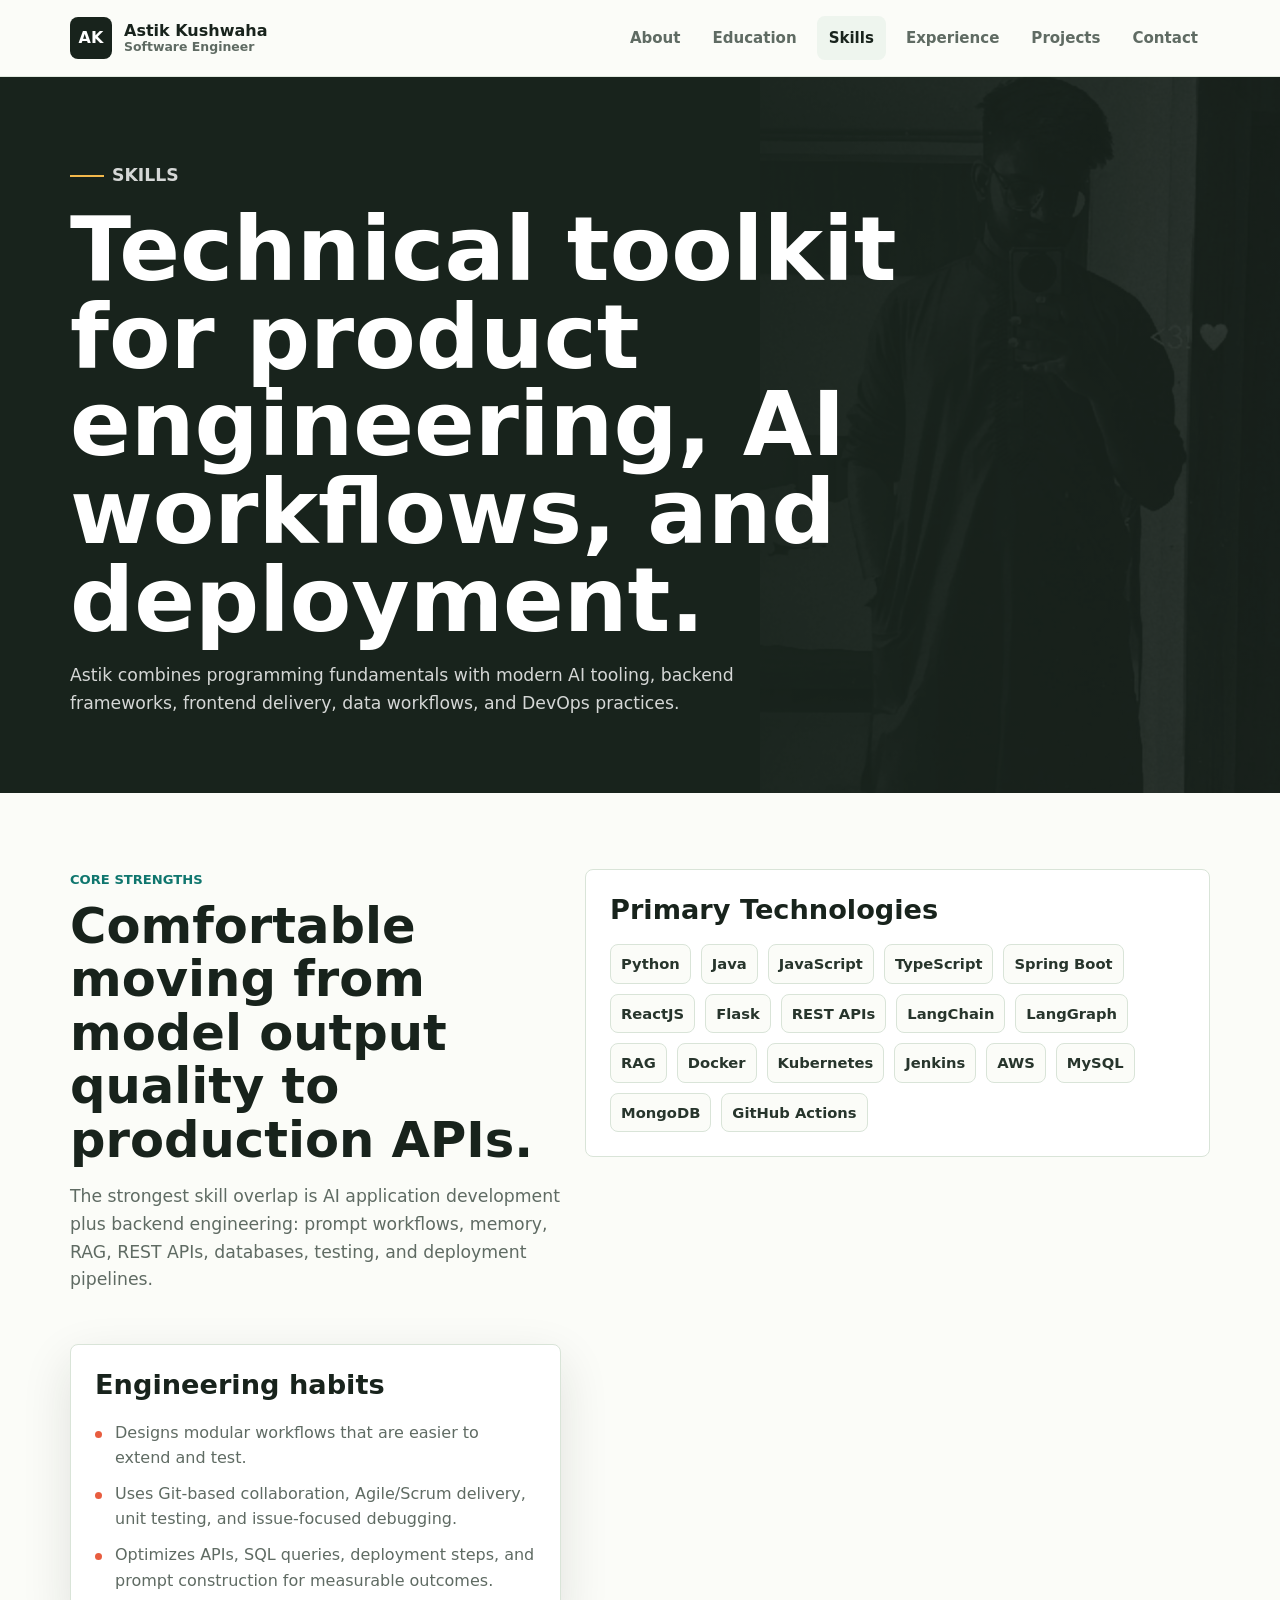
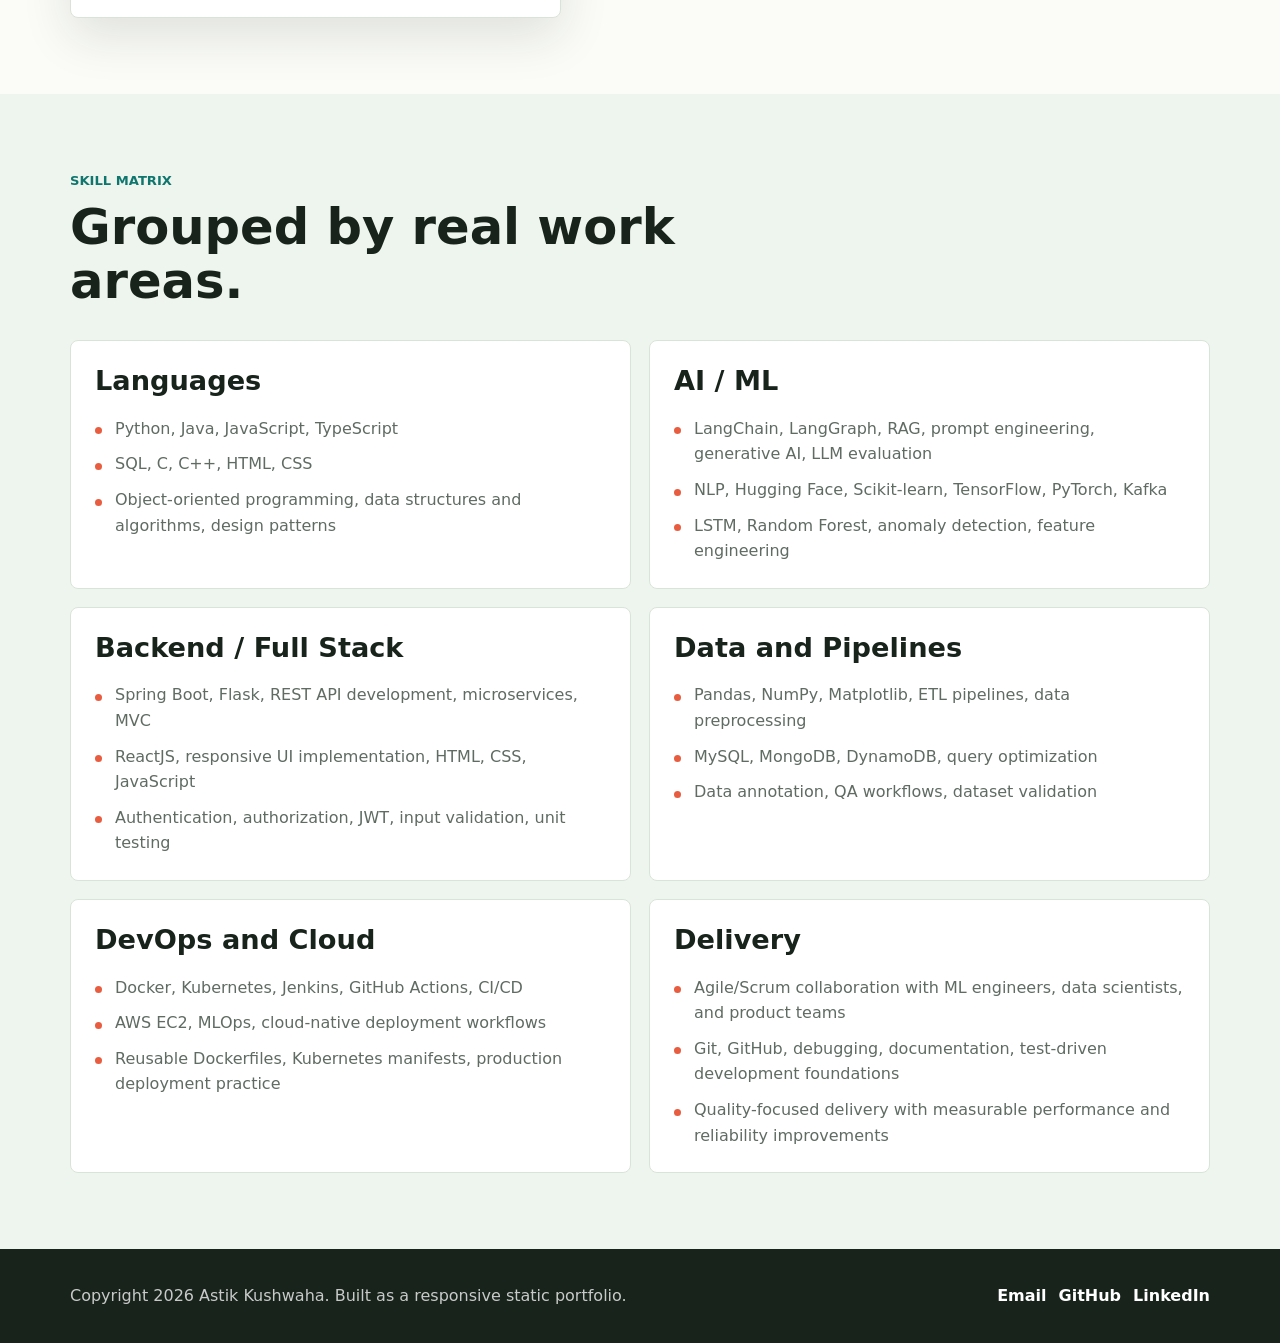
<file: skills.html>
<!DOCTYPE html>
<html lang="en">
<head>
  <meta charset="UTF-8">
  <meta name="viewport" content="width=device-width, initial-scale=1.0">
  <meta name="description" content="Technical skills for Astik Kushwaha across AI, backend, frontend, DevOps, cloud, and data engineering.">
  <title>Skills | Astik Kushwaha</title>
  <link rel="stylesheet" href="assets/css/styles.css">
</head>
<body>
  <a class="skip-link" href="#main">Skip to content</a>

  <header class="site-header">
    <div class="nav-wrap">
      <a class="brand" href="index.html" aria-label="Astik Kushwaha home">
        <span class="brand-mark">AK</span>
        <span class="brand-text">Astik Kushwaha <span>Software Engineer</span></span>
      </a>
      <button class="nav-toggle" type="button" aria-label="Toggle navigation" aria-expanded="false">
        <span></span>
        <span></span>
        <span></span>
      </button>
      <nav class="site-nav" aria-label="Primary navigation">
        <a href="index.html">About</a>
        <a href="education.html">Education</a>
        <a class="active" href="skills.html">Skills</a>
        <a href="experience.html">Experience</a>
        <a href="projects.html">Projects</a>
        <a href="contact.html">Contact</a>
      </nav>
    </div>
  </header>

  <main id="main">
    <section class="page-hero">
      <div class="section-inner">
        <p class="eyebrow">Skills</p>
        <h1>Technical toolkit for product engineering, AI workflows, and deployment.</h1>
        <p>Astik combines programming fundamentals with modern AI tooling, backend frameworks, frontend delivery, data workflows, and DevOps practices.</p>
      </div>
    </section>

    <section class="section">
      <div class="section-inner skills-layout">
        <div class="text-stack reveal">
          <div class="section-head">
            <p class="kicker">Core Strengths</p>
            <h2>Comfortable moving from model output quality to production APIs.</h2>
            <p class="lead">The strongest skill overlap is AI application development plus backend engineering: prompt workflows, memory, RAG, REST APIs, databases, testing, and deployment pipelines.</p>
          </div>
          <div class="highlight-panel">
            <h3>Engineering habits</h3>
            <ul>
              <li>Designs modular workflows that are easier to extend and test.</li>
              <li>Uses Git-based collaboration, Agile/Scrum delivery, unit testing, and issue-focused debugging.</li>
              <li>Optimizes APIs, SQL queries, deployment steps, and prompt construction for measurable outcomes.</li>
            </ul>
          </div>
        </div>

        <div class="skill-card reveal">
          <h3>Primary Technologies</h3>
          <div class="skill-cloud" aria-label="Primary technology list">
            <span class="chip">Python</span>
            <span class="chip">Java</span>
            <span class="chip">JavaScript</span>
            <span class="chip">TypeScript</span>
            <span class="chip">Spring Boot</span>
            <span class="chip">ReactJS</span>
            <span class="chip">Flask</span>
            <span class="chip">REST APIs</span>
            <span class="chip">LangChain</span>
            <span class="chip">LangGraph</span>
            <span class="chip">RAG</span>
            <span class="chip">Docker</span>
            <span class="chip">Kubernetes</span>
            <span class="chip">Jenkins</span>
            <span class="chip">AWS</span>
            <span class="chip">MySQL</span>
            <span class="chip">MongoDB</span>
            <span class="chip">GitHub Actions</span>
          </div>
        </div>
      </div>
    </section>

    <section class="section alt">
      <div class="section-inner">
        <div class="section-head reveal">
          <p class="kicker">Skill Matrix</p>
          <h2>Grouped by real work areas.</h2>
        </div>
        <div class="skill-group-grid">
          <article class="skill-card reveal">
            <h3>Languages</h3>
            <ul class="skill-list">
              <li>Python, Java, JavaScript, TypeScript</li>
              <li>SQL, C, C++, HTML, CSS</li>
              <li>Object-oriented programming, data structures and algorithms, design patterns</li>
            </ul>
          </article>
          <article class="skill-card reveal">
            <h3>AI / ML</h3>
            <ul class="skill-list">
              <li>LangChain, LangGraph, RAG, prompt engineering, generative AI, LLM evaluation</li>
              <li>NLP, Hugging Face, Scikit-learn, TensorFlow, PyTorch, Kafka</li>
              <li>LSTM, Random Forest, anomaly detection, feature engineering</li>
            </ul>
          </article>
          <article class="skill-card reveal">
            <h3>Backend / Full Stack</h3>
            <ul class="skill-list">
              <li>Spring Boot, Flask, REST API development, microservices, MVC</li>
              <li>ReactJS, responsive UI implementation, HTML, CSS, JavaScript</li>
              <li>Authentication, authorization, JWT, input validation, unit testing</li>
            </ul>
          </article>
          <article class="skill-card reveal">
            <h3>Data and Pipelines</h3>
            <ul class="skill-list">
              <li>Pandas, NumPy, Matplotlib, ETL pipelines, data preprocessing</li>
              <li>MySQL, MongoDB, DynamoDB, query optimization</li>
              <li>Data annotation, QA workflows, dataset validation</li>
            </ul>
          </article>
          <article class="skill-card reveal">
            <h3>DevOps and Cloud</h3>
            <ul class="skill-list">
              <li>Docker, Kubernetes, Jenkins, GitHub Actions, CI/CD</li>
              <li>AWS EC2, MLOps, cloud-native deployment workflows</li>
              <li>Reusable Dockerfiles, Kubernetes manifests, production deployment practice</li>
            </ul>
          </article>
          <article class="skill-card reveal">
            <h3>Delivery</h3>
            <ul class="skill-list">
              <li>Agile/Scrum collaboration with ML engineers, data scientists, and product teams</li>
              <li>Git, GitHub, debugging, documentation, test-driven development foundations</li>
              <li>Quality-focused delivery with measurable performance and reliability improvements</li>
            </ul>
          </article>
        </div>
      </div>
    </section>
  </main>

  <footer class="site-footer">
    <div class="footer-inner">
      <p>Copyright 2026 Astik Kushwaha. Built as a responsive static portfolio.</p>
      <div class="footer-links" aria-label="Footer links">
        <a href="mailto:astikkushwaha30@gmail.com">Email</a>
        <a href="https://github.com/Astik1804/" target="_blank" rel="noreferrer">GitHub</a>
        <a href="https://www.linkedin.com/in/astik-kushwaha-82735526b/" target="_blank" rel="noreferrer">LinkedIn</a>
      </div>
    </div>
  </footer>

  <script src="assets/js/main.js"></script>
</body>
</html>
</file>
<file: assets/css/styles.css>
:root {
  --ink: #18231c;
  --ink-2: #27352c;
  --muted: #5f6b63;
  --paper: #fbfcf8;
  --surface: #ffffff;
  --surface-2: #eef5ee;
  --line: #d9e4d8;
  --teal: #0f766e;
  --teal-dark: #115e59;
  --coral: #e85d3f;
  --amber: #f2b84b;
  --green: #6aa86f;
  --shadow: 0 18px 50px rgba(24, 35, 28, 0.12);
  --radius: 8px;
  --header-height: 76px;
}

* {
  box-sizing: border-box;
}

html {
  scroll-behavior: smooth;
}

body {
  margin: 0;
  background: var(--paper);
  color: var(--ink);
  font-family: Inter, ui-sans-serif, system-ui, -apple-system, BlinkMacSystemFont, "Segoe UI", sans-serif;
  line-height: 1.6;
}

body.menu-open {
  overflow: hidden;
}

img {
  display: block;
  max-width: 100%;
}

a {
  color: inherit;
}

.skip-link {
  position: absolute;
  left: 16px;
  top: -80px;
  z-index: 1000;
  padding: 10px 14px;
  background: var(--surface);
  border: 1px solid var(--line);
  border-radius: var(--radius);
  transition: top 0.2s ease;
}

.skip-link:focus {
  top: 16px;
}

.site-header {
  position: sticky;
  top: 0;
  z-index: 100;
  min-height: var(--header-height);
  background: rgba(251, 252, 248, 0.94);
  border-bottom: 1px solid rgba(217, 228, 216, 0.78);
  backdrop-filter: blur(18px);
}

.nav-wrap,
.section-inner,
.footer-inner {
  width: min(1140px, calc(100% - 40px));
  margin: 0 auto;
}

.nav-wrap {
  min-height: var(--header-height);
  display: flex;
  align-items: center;
  justify-content: space-between;
  gap: 24px;
}

.brand {
  display: inline-flex;
  align-items: center;
  gap: 12px;
  text-decoration: none;
  font-weight: 800;
}

.brand-mark {
  width: 42px;
  height: 42px;
  display: grid;
  place-items: center;
  border-radius: var(--radius);
  background: var(--ink);
  color: var(--surface);
}

.brand-text {
  display: grid;
  line-height: 1.1;
}

.brand-text span {
  color: var(--muted);
  font-size: 0.78rem;
  font-weight: 600;
}

.nav-toggle {
  display: none;
  width: 44px;
  height: 44px;
  padding: 0;
  border: 1px solid var(--line);
  border-radius: var(--radius);
  background: var(--surface);
  color: var(--ink);
  cursor: pointer;
}

.nav-toggle span {
  display: block;
  width: 20px;
  height: 2px;
  margin: 5px auto;
  background: currentColor;
  transition: transform 0.2s ease, opacity 0.2s ease;
}

.site-nav {
  display: flex;
  align-items: center;
  gap: 8px;
}

.site-nav a {
  padding: 10px 12px;
  border-radius: var(--radius);
  color: var(--muted);
  font-size: 0.94rem;
  font-weight: 700;
  text-decoration: none;
  transition: background 0.2s ease, color 0.2s ease;
}

.site-nav a:hover,
.site-nav a:focus-visible,
.site-nav a.active {
  background: var(--surface-2);
  color: var(--ink);
}

.hero {
  min-height: clamp(540px, 78svh, 720px);
  display: flex;
  align-items: flex-end;
  position: relative;
  color: var(--surface);
  background:
    linear-gradient(90deg, rgba(24, 35, 28, 0.94) 0%, rgba(24, 35, 28, 0.82) 48%, rgba(24, 35, 28, 0.34) 100%),
    url("../img/astik-kushwaha.jpg") center right / cover no-repeat;
}

.hero::after {
  content: "";
  position: absolute;
  inset: auto 0 0;
  height: 8px;
  background: linear-gradient(90deg, var(--teal), var(--amber), var(--coral));
}

.hero-content {
  position: relative;
  width: min(1140px, calc(100% - 40px));
  margin: 0 auto;
  padding: 88px 0 70px;
}

.eyebrow {
  display: inline-flex;
  align-items: center;
  gap: 8px;
  margin: 0 0 16px;
  color: #cce7d5;
  font-size: 0.9rem;
  font-weight: 800;
  text-transform: uppercase;
}

.eyebrow::before {
  content: "";
  width: 34px;
  height: 2px;
  background: var(--amber);
}

.hero h1,
.page-hero h1 {
  max-width: 880px;
  margin: 0;
  font-size: clamp(3rem, 7vw, 6.4rem);
  line-height: 0.98;
}

.hero h1 {
  text-wrap: balance;
}

.hero-lede {
  max-width: 760px;
  margin: 24px 0 0;
  color: rgba(255, 255, 255, 0.9);
  font-size: clamp(1.04rem, 2vw, 1.28rem);
}

.hero-actions,
.page-actions,
.contact-actions {
  display: flex;
  flex-wrap: wrap;
  gap: 12px;
  margin-top: 32px;
}

.button {
  display: inline-flex;
  align-items: center;
  justify-content: center;
  gap: 10px;
  min-height: 46px;
  padding: 12px 16px;
  border: 1px solid transparent;
  border-radius: var(--radius);
  background: var(--teal);
  color: var(--surface);
  font-weight: 800;
  text-decoration: none;
  cursor: pointer;
  transition: transform 0.2s ease, background 0.2s ease, border-color 0.2s ease;
}

.button:hover,
.button:focus-visible {
  transform: translateY(-1px);
  background: var(--teal-dark);
}

.button.secondary {
  background: rgba(255, 255, 255, 0.11);
  border-color: rgba(255, 255, 255, 0.35);
  color: var(--surface);
}

.button.secondary:hover,
.button.secondary:focus-visible {
  background: rgba(255, 255, 255, 0.18);
}

.button.light {
  background: var(--surface);
  border-color: var(--line);
  color: var(--ink);
}

.button.light:hover,
.button.light:focus-visible {
  background: var(--surface-2);
}

.icon {
  width: 18px;
  height: 18px;
  flex: 0 0 auto;
}

.section {
  padding: 76px 0;
}

.section.tight {
  padding: 52px 0;
}

.section.alt {
  background: var(--surface-2);
}

.section-head {
  max-width: 760px;
  margin-bottom: 32px;
}

.section-head.center {
  margin-inline: auto;
  text-align: center;
}

.kicker {
  margin: 0 0 10px;
  color: var(--teal);
  font-size: 0.82rem;
  font-weight: 900;
  text-transform: uppercase;
}

h2,
h3,
h4,
p {
  overflow-wrap: anywhere;
}

h2 {
  margin: 0;
  font-size: clamp(2rem, 4vw, 3.1rem);
  line-height: 1.08;
}

h3 {
  margin: 0;
  font-size: clamp(1.25rem, 2.2vw, 1.7rem);
  line-height: 1.2;
}

h4 {
  margin: 0;
  font-size: 1.05rem;
}

p {
  color: var(--muted);
}

.lead {
  margin: 16px 0 0;
  font-size: 1.08rem;
}

.about-grid {
  display: grid;
  grid-template-columns: 1.2fr 0.8fr;
  gap: 34px;
  align-items: start;
}

.text-stack {
  display: grid;
  gap: 18px;
}

.highlight-panel {
  padding: 24px;
  border: 1px solid var(--line);
  border-radius: var(--radius);
  background: var(--surface);
  box-shadow: var(--shadow);
}

.highlight-panel ul,
.timeline-card ul,
.project-card ul,
.credential-list,
.skill-list {
  margin: 18px 0 0;
  padding: 0;
  list-style: none;
}

.highlight-panel li,
.timeline-card li,
.project-card li,
.credential-list li,
.skill-list li {
  position: relative;
  margin-top: 10px;
  padding-left: 20px;
  color: var(--muted);
}

.highlight-panel li::before,
.timeline-card li::before,
.project-card li::before,
.credential-list li::before,
.skill-list li::before {
  content: "";
  position: absolute;
  left: 0;
  top: 0.72em;
  width: 7px;
  height: 7px;
  border-radius: 50%;
  background: var(--coral);
}

.stat-grid {
  display: grid;
  grid-template-columns: repeat(4, 1fr);
  gap: 14px;
  margin-top: 36px;
}

.stat-card,
.info-card,
.timeline-card,
.project-card,
.skill-card,
.contact-card {
  border: 1px solid var(--line);
  border-radius: var(--radius);
  background: var(--surface);
}

.stat-card {
  padding: 22px;
}

.stat-card strong {
  display: block;
  color: var(--ink);
  font-size: 2rem;
  line-height: 1;
}

.stat-card span {
  display: block;
  margin-top: 10px;
  color: var(--muted);
  font-weight: 700;
}

.page-hero {
  position: relative;
  padding: 82px 0 58px;
  overflow: hidden;
  background: var(--ink);
  color: var(--surface);
}

.page-hero::after {
  content: "";
  position: absolute;
  inset: 0 0 0 auto;
  width: min(42vw, 520px);
  background:
    linear-gradient(90deg, rgba(24, 35, 28, 0.78), rgba(24, 35, 28, 0.3)),
    url("../img/astik-kushwaha.jpg") center / cover no-repeat;
  opacity: 0.32;
}

.page-hero .section-inner {
  position: relative;
  z-index: 1;
}

.page-hero p {
  max-width: 760px;
  color: rgba(255, 255, 255, 0.82);
  font-size: 1.08rem;
}

.info-grid {
  display: grid;
  grid-template-columns: repeat(3, 1fr);
  gap: 18px;
}

.info-card {
  padding: 24px;
}

.info-card .mini-icon,
.contact-card .mini-icon {
  width: 42px;
  height: 42px;
  display: grid;
  place-items: center;
  margin-bottom: 18px;
  border-radius: var(--radius);
  background: var(--surface-2);
  color: var(--teal);
}

.timeline {
  display: grid;
  gap: 20px;
}

.timeline-card {
  display: grid;
  grid-template-columns: minmax(180px, 0.34fr) 1fr;
  gap: 24px;
  padding: 26px;
}

.timeline-meta {
  color: var(--teal);
  font-weight: 900;
}

.timeline-role {
  display: grid;
  gap: 6px;
}

.timeline-role span {
  color: var(--muted);
  font-weight: 800;
}

.skills-layout {
  display: grid;
  grid-template-columns: 0.88fr 1.12fr;
  gap: 24px;
  align-items: start;
}

.skill-card {
  padding: 24px;
}

.skill-cloud {
  display: flex;
  flex-wrap: wrap;
  gap: 10px;
  margin-top: 18px;
}

.chip {
  display: inline-flex;
  align-items: center;
  min-height: 34px;
  padding: 7px 10px;
  border: 1px solid var(--line);
  border-radius: var(--radius);
  background: var(--paper);
  color: var(--ink-2);
  font-size: 0.92rem;
  font-weight: 800;
}

.skill-group-grid {
  display: grid;
  grid-template-columns: repeat(2, 1fr);
  gap: 18px;
}

.project-grid {
  display: grid;
  grid-template-columns: repeat(3, 1fr);
  gap: 18px;
}

.project-card {
  display: flex;
  min-height: 100%;
  flex-direction: column;
  padding: 24px;
  box-shadow: 0 12px 36px rgba(24, 35, 28, 0.08);
}

.project-topline {
  display: flex;
  flex-wrap: wrap;
  gap: 8px;
  margin-bottom: 16px;
}

.tag {
  display: inline-flex;
  align-items: center;
  min-height: 28px;
  padding: 5px 8px;
  border-radius: var(--radius);
  background: #fff6e3;
  color: #7a4b00;
  font-size: 0.78rem;
  font-weight: 900;
}

.tag.ai {
  background: #e6f5f2;
  color: var(--teal-dark);
}

.tag.devops {
  background: #fbe9e2;
  color: #8b341f;
}

.project-card p {
  margin-bottom: 0;
}

.project-link {
  display: inline-flex;
  align-items: center;
  gap: 8px;
  margin-top: auto;
  padding-top: 22px;
  color: var(--teal);
  font-weight: 900;
  text-decoration: none;
}

.project-link:hover,
.project-link:focus-visible {
  color: var(--coral);
}

.contact-layout {
  display: grid;
  grid-template-columns: 0.86fr 1.14fr;
  gap: 28px;
  align-items: start;
}

.contact-stack {
  display: grid;
  gap: 16px;
}

.contact-card {
  padding: 22px;
}

.contact-card a {
  color: var(--ink);
  font-weight: 900;
  text-decoration: none;
}

.contact-card a:hover,
.contact-card a:focus-visible {
  color: var(--teal);
}

.contact-form {
  display: grid;
  gap: 16px;
  padding: 24px;
  border: 1px solid var(--line);
  border-radius: var(--radius);
  background: var(--surface);
  box-shadow: var(--shadow);
}

.field-grid {
  display: grid;
  grid-template-columns: repeat(2, 1fr);
  gap: 16px;
}

label {
  display: grid;
  gap: 7px;
  color: var(--ink);
  font-weight: 800;
}

input,
textarea {
  width: 100%;
  border: 1px solid var(--line);
  border-radius: var(--radius);
  padding: 12px 13px;
  background: var(--paper);
  color: var(--ink);
  font: inherit;
}

textarea {
  min-height: 150px;
  resize: vertical;
}

input:focus,
textarea:focus {
  outline: 3px solid rgba(15, 118, 110, 0.18);
  border-color: var(--teal);
}

.site-footer {
  padding: 34px 0;
  background: var(--ink);
  color: var(--surface);
}

.footer-inner {
  display: flex;
  align-items: center;
  justify-content: space-between;
  gap: 24px;
}

.site-footer p {
  margin: 0;
  color: rgba(255, 255, 255, 0.76);
}

.footer-links {
  display: flex;
  flex-wrap: wrap;
  gap: 12px;
}

.footer-links a {
  color: var(--surface);
  font-weight: 800;
  text-decoration: none;
}

.footer-links a:hover,
.footer-links a:focus-visible {
  color: var(--amber);
}

.reveal {
  opacity: 0;
  transform: translateY(14px);
  transition: opacity 0.5s ease, transform 0.5s ease;
}

.reveal.visible {
  opacity: 1;
  transform: translateY(0);
}

@media (max-width: 980px) {
  .nav-toggle {
    display: inline-grid;
    place-items: center;
  }

  .nav-toggle[aria-expanded="true"] span:nth-child(1) {
    transform: translateY(7px) rotate(45deg);
  }

  .nav-toggle[aria-expanded="true"] span:nth-child(2) {
    opacity: 0;
  }

  .nav-toggle[aria-expanded="true"] span:nth-child(3) {
    transform: translateY(-7px) rotate(-45deg);
  }

  .site-nav {
    position: fixed;
    inset: var(--header-height) 0 auto 0;
    display: none;
    max-height: calc(100svh - var(--header-height));
    overflow: auto;
    padding: 18px 20px 28px;
    background: var(--paper);
    border-bottom: 1px solid var(--line);
    box-shadow: var(--shadow);
  }

  .site-nav.open {
    display: grid;
    gap: 6px;
  }

  .site-nav a {
    padding: 14px;
  }

  .hero {
    min-height: clamp(560px, 82svh, 720px);
    background:
      linear-gradient(0deg, rgba(24, 35, 28, 0.96) 0%, rgba(24, 35, 28, 0.82) 100%),
      url("../img/astik-kushwaha.jpg") center top / cover no-repeat;
  }

  .about-grid,
  .skills-layout,
  .contact-layout {
    grid-template-columns: 1fr;
  }

  .stat-grid,
  .info-grid,
  .project-grid {
    grid-template-columns: repeat(2, 1fr);
  }

  .timeline-card {
    grid-template-columns: 1fr;
  }
}

@media (max-width: 680px) {
  .nav-wrap,
  .section-inner,
  .footer-inner,
  .hero-content {
    width: min(100% - 28px, 1140px);
  }

  .brand-text span {
    display: none;
  }

  .hero-content {
    padding-bottom: 58px;
  }

  .hero h1,
  .page-hero h1 {
    font-size: clamp(2.55rem, 14vw, 4.1rem);
  }

  .section {
    padding: 56px 0;
  }

  .page-hero {
    padding: 58px 0 46px;
  }

  .page-hero::after {
    width: 100%;
    opacity: 0.18;
  }

  .stat-grid,
  .info-grid,
  .project-grid,
  .skill-group-grid,
  .field-grid {
    grid-template-columns: 1fr;
  }

  .footer-inner {
    align-items: flex-start;
    flex-direction: column;
  }

  .button {
    width: 100%;
  }
}

@media (prefers-reduced-motion: reduce) {
  *,
  *::before,
  *::after {
    scroll-behavior: auto !important;
    transition-duration: 0.01ms !important;
    animation-duration: 0.01ms !important;
    animation-iteration-count: 1 !important;
  }

  .reveal {
    opacity: 1;
    transform: none;
  }
}
</file>
